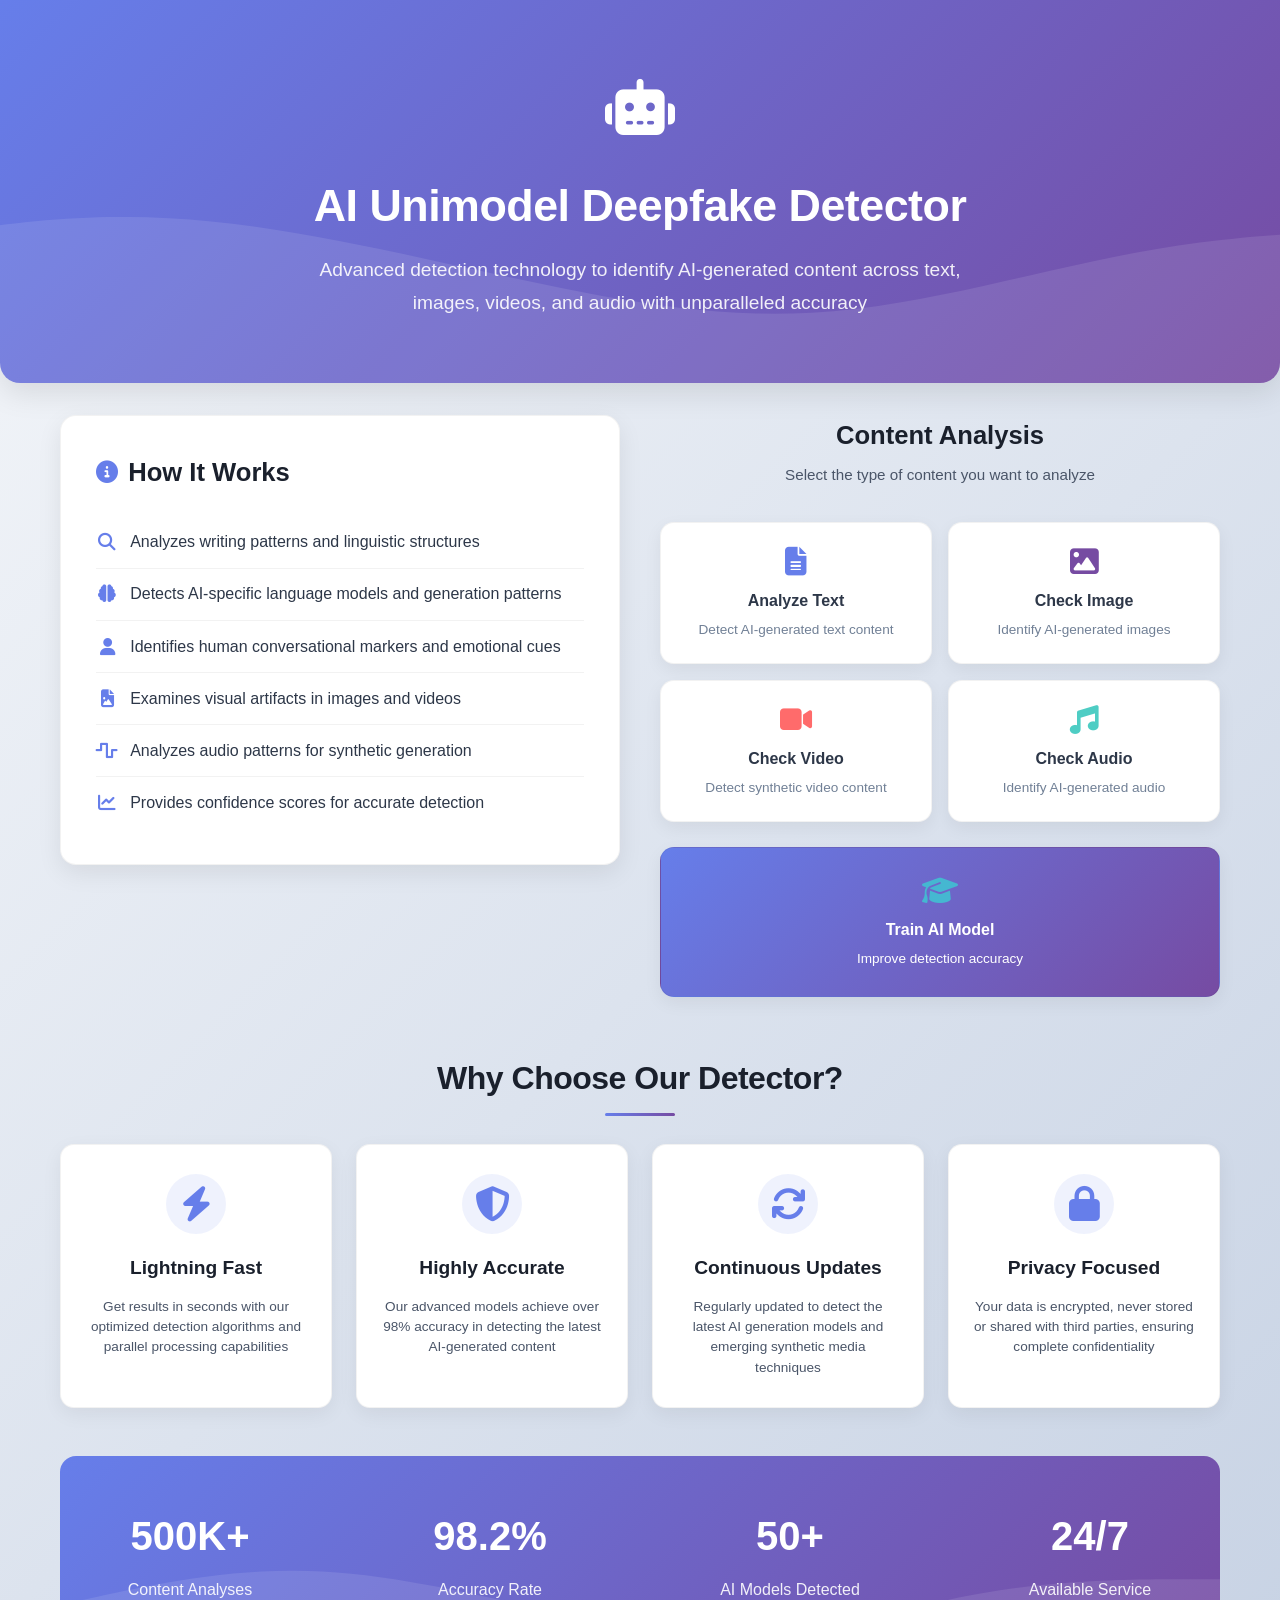
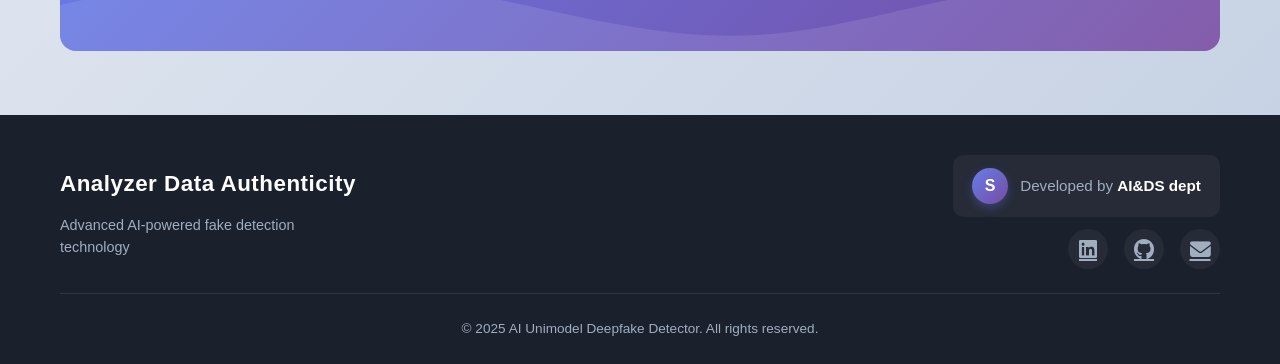
<file: ai_detector_unimodel/templates/index.html>
<!DOCTYPE html>
<html lang="en">
<head>
    <meta charset="UTF-8">
    <meta name="viewport" content="width=device-width, initial-scale=1.0">
    <title>AI Human Detector | Advanced Content Analysis</title>
    <link rel="stylesheet" href="https://cdnjs.cloudflare.com/ajax/libs/font-awesome/6.4.0/css/all.min.css">
    <style>
        /* Base Styles */
        * {
            margin: 0;
            padding: 0;
            box-sizing: border-box;
        }

        body {
            background: linear-gradient(135deg, #f5f7fa 0%, #c3cfe2 100%);
            color: #2d3748;
            font-family: 'Segoe UI', Tahoma, Geneva, Verdana, sans-serif;
            line-height: 1.6;
            min-height: 100vh;
            overflow-x: hidden;
        }

        .container {
            max-width: 1200px;
            margin: 0 auto;
            padding: 0 20px;
        }

        /* Header Styles */
        header {
            background: linear-gradient(135deg, #667eea 0%, #764ba2 100%);
            color: white;
            padding: 4rem 0 2rem;
            text-align: center;
            border-radius: 0 0 20px 20px;
            box-shadow: 0 10px 30px rgba(0,0,0,0.1);
            margin-bottom: 2rem;
            position: relative;
            overflow: hidden;
        }

        header::before {
            content: '';
            position: absolute;
            top: 0;
            left: 0;
            width: 100%;
            height: 100%;
            background: url('data:image/svg+xml,<svg xmlns="http://www.w3.org/2000/svg" viewBox="0 0 1440 320"><path fill="%23ffffff" fill-opacity="0.1" d="M0,224L48,213.3C96,203,192,181,288,181.3C384,181,480,203,576,224C672,245,768,267,864,261.3C960,256,1056,224,1152,208C1248,192,1344,192,1392,192L1440,192L1440,320L1392,320C1344,320,1248,320,1152,320C1056,320,960,320,864,320C768,320,672,320,576,320C480,320,384,320,288,320C192,320,96,320,48,320L0,320Z"></path></svg>');
            background-size: cover;
            background-position: center;
        }

        .header-content {
            position: relative;
            z-index: 1;
        }

        .logo {
            font-size: 3.5rem;
            margin-bottom: 1rem;
            display: inline-block;
            animation: pulse 3s infinite;
        }

        h1 {
            font-size: 2.8rem;
            margin-bottom: 0.8rem;
            font-weight: 800;
            letter-spacing: -0.5px;
        }

        .tagline {
            font-size: 1.2rem;
            max-width: 700px;
            margin: 0 auto 2rem;
            opacity: 0.9;
            font-weight: 400;
            line-height: 1.7;
        }

        /* Main Content */
        .main-content {
            display: grid;
            grid-template-columns: 1fr 1fr;
            gap: 2.5rem;
            margin-bottom: 4rem;
            align-items: start;
        }

        @media (max-width: 968px) {
            .main-content {
                grid-template-columns: 1fr;
                gap: 2rem;
            }
        }

        /* Info Card with Enhanced Animation */
        .info-card {
            background: white;
            border-radius: 16px;
            padding: 2.2rem;
            box-shadow: 0 8px 25px rgba(0, 0, 0, 0.08);
            transition: all 0.4s cubic-bezier(0.175, 0.885, 0.32, 1.275);
            border: 1px solid rgba(0, 0, 0, 0.05);
            position: relative;
            overflow: hidden;
            transform: translateZ(0);
        }

        .info-card::before {
            content: '';
            position: absolute;
            top: 0;
            left: 0;
            width: 100%;
            height: 4px;
            background: linear-gradient(90deg, #667eea, #764ba2);
            transform: scaleX(0);
            transform-origin: left;
            transition: transform 0.4s ease;
        }

        .info-card:hover {
            transform: translateY(-8px) scale(1.01);
            box-shadow: 0 15px 35px rgba(0, 0, 0, 0.15);
        }

        .info-card:hover::before {
            transform: scaleX(1);
        }

        .info-card h2 {
            color: #1a202c;
            margin-bottom: 1.5rem;
            font-size: 1.6rem;
            display: flex;
            align-items: center;
            gap: 10px;
            font-weight: 700;
        }

        .info-card h2 i {
            font-size: 1.4rem;
            color: #667eea;
        }

        .info-card ul {
            list-style: none;
            padding-left: 0;
        }

        .info-card li {
            padding: 0.8rem 0;
            border-bottom: 1px solid rgba(0, 0, 0, 0.05);
            display: flex;
            align-items: center;
            gap: 12px;
            transition: all 0.3s ease;
        }

        .info-card li:hover {
            transform: translateX(8px);
            color: #667eea;
        }

        .info-card li:last-child {
            border-bottom: none;
        }

        .info-card li i {
            color: #667eea;
            font-size: 1.1rem;
            width: 22px;
            text-align: center;
            flex-shrink: 0;
        }

        /* Action Section */
        .action-section {
            display: flex;
            flex-direction: column;
            gap: 1rem;
        }

        .action-header {
            text-align: center;
            margin-bottom: 1.2rem;
        }

        .action-header h2 {
            font-size: 1.6rem;
            color: #1a202c;
            margin-bottom: 0.4rem;
            font-weight: 700;
        }

        .action-header p {
            color: #4a5568;
            font-size: 0.95rem;
        }

        .action-grid {
            display: grid;
            grid-template-columns: 1fr 1fr;
            gap: 1rem;
        }

        @media (max-width: 640px) {
            .action-grid {
                grid-template-columns: 1fr;
            }
        }

        /* Enhanced Button Styles with Premium Animations */
        .analyze-btn {
            background: white;
            color: #2d3748;
            border: none;
            padding: 1.5rem 1.2rem;
            font-size: 1rem;
            border-radius: 14px;
            cursor: pointer;
            transition: all 0.4s cubic-bezier(0.175, 0.885, 0.32, 1.275);
            display: flex;
            flex-direction: column;
            align-items: center;
            justify-content: center;
            gap: 10px;
            box-shadow: 0 6px 18px rgba(0, 0, 0, 0.06);
            font-weight: 600;
            position: relative;
            overflow: hidden;
            text-align: center;
            border: 1px solid rgba(0, 0, 0, 0.05);
            height: 100%;
            transform: translateZ(0);
            will-change: transform, box-shadow;
        }

        .analyze-btn::before {
            content: '';
            position: absolute;
            top: 0;
            left: 0;
            width: 100%;
            height: 3px;
            background: linear-gradient(90deg, #667eea, #764ba2);
            transform: scaleX(0);
            transform-origin: left;
            transition: transform 0.4s cubic-bezier(0.165, 0.84, 0.44, 1);
        }

        .analyze-btn::after {
            content: '';
            position: absolute;
            top: 0;
            left: 0;
            width: 100%;
            height: 100%;
            background: linear-gradient(135deg, rgba(102, 126, 234, 0.05) 0%, rgba(118, 75, 162, 0.05) 100%);
            opacity: 0;
            transition: opacity 0.3s ease;
            z-index: -1;
        }

        /* Hover Effects */
        .analyze-btn:hover {
            transform: translateY(-8px) scale(1.03);
            box-shadow: 0 15px 30px rgba(0, 0, 0, 0.12);
        }

        .analyze-btn:hover::before {
            transform: scaleX(1);
        }

        .analyze-btn:hover::after {
            opacity: 1;
        }

        /* Click Effects */
        .analyze-btn:active {
            transform: translateY(-2px) scale(0.98);
            box-shadow: 0 5px 15px rgba(0, 0, 0, 0.1);
            transition: all 0.1s ease;
        }

        /* Ripple Effect */
        .analyze-btn .ripple {
            position: absolute;
            border-radius: 50%;
            background: rgba(255, 255, 255, 0.6);
            transform: scale(0);
            animation: ripple-animation 0.6s linear;
            pointer-events: none;
        }

        @keyframes ripple-animation {
            to {
                transform: scale(4);
                opacity: 0;
            }
        }

        .btn-icon {
            font-size: 1.8rem;
            margin-bottom: 0.4rem;
            transition: all 0.4s cubic-bezier(0.175, 0.885, 0.32, 1.275);
            position: relative;
            z-index: 1;
        }

        .analyze-btn:hover .btn-icon {
            transform: scale(1.2) rotate(5deg);
        }

        .btn-text {
            font-size: 1rem;
            font-weight: 600;
            transition: all 0.3s ease;
            position: relative;
            z-index: 1;
        }

        .btn-desc {
            font-size: 0.85rem;
            color: #718096;
            font-weight: 400;
            line-height: 1.4;
            transition: all 0.3s ease;
            position: relative;
            z-index: 1;
        }

        .analyze-btn:hover .btn-desc {
            color: #4a5568;
        }

        .analyze-btn:nth-child(1) .btn-icon { color: #667eea; }
        .analyze-btn:nth-child(2) .btn-icon { color: #764ba2; }
        .analyze-btn:nth-child(3) .btn-icon { color: #ff6b6b; }
        .analyze-btn:nth-child(4) .btn-icon { color: #4ecdc4; }
        .analyze-btn:nth-child(5) .btn-icon { color: #45b7d1; }

        .train-btn {
            grid-column: 1 / -1;
            background: linear-gradient(135deg, #667eea, #764ba2);
            color: white;
            margin-top: 0.5rem;
            position: relative;
            overflow: hidden;
        }

        .train-btn::before {
            content: '';
            position: absolute;
            top: 0;
            left: -100%;
            width: 100%;
            height: 100%;
            background: linear-gradient(90deg, transparent, rgba(255, 255, 255, 0.2), transparent);
            transition: left 0.7s ease;
        }

        .train-btn:hover::before {
            left: 100%;
        }

        .train-btn .btn-icon,
        .train-btn .btn-text,
        .train-btn .btn-desc {
            color: white;
        }

        .train-btn:hover .btn-icon {
            transform: scale(1.2) rotate(10deg);
        }

        /* Features Section with Enhanced Animations */
        .features-section {
            margin: 3rem 0;
        }

        .section-title {
            text-align: center;
            margin-bottom: 2.5rem;
            color: #1a202c;
            font-size: 2rem;
            font-weight: 800;
            position: relative;
            letter-spacing: -0.5px;
        }

        .section-title::after {
            content: '';
            position: absolute;
            bottom: -12px;
            left: 50%;
            transform: translateX(-50%);
            width: 70px;
            height: 3px;
            background: linear-gradient(90deg, #667eea, #764ba2);
            border-radius: 2px;
        }

        .features-grid {
            display: grid;
            grid-template-columns: repeat(4, 1fr);
            gap: 1.5rem;
        }

        @media (max-width: 968px) {
            .features-grid {
                grid-template-columns: repeat(2, 1fr);
                gap: 1.2rem;
            }
        }

        @media (max-width: 640px) {
            .features-grid {
                grid-template-columns: 1fr;
                gap: 1rem;
            }
        }

        .feature-card {
            background: white;
            border-radius: 14px;
            padding: 1.8rem 1.5rem;
            text-align: center;
            box-shadow: 0 6px 20px rgba(0, 0, 0, 0.06);
            transition: all 0.4s cubic-bezier(0.175, 0.885, 0.32, 1.275);
            border: 1px solid rgba(0, 0, 0, 0.05);
            position: relative;
            overflow: hidden;
            display: flex;
            flex-direction: column;
            align-items: center;
            transform: translateZ(0);
        }

        .feature-card::before {
            content: '';
            position: absolute;
            top: 0;
            left: 0;
            width: 100%;
            height: 3px;
            background: linear-gradient(90deg, #667eea, #764ba2);
            transform: scaleX(0);
            transform-origin: left;
            transition: transform 0.4s ease;
        }

        .feature-card:hover {
            transform: translateY(-8px) scale(1.03);
            box-shadow: 0 15px 35px rgba(0, 0, 0, 0.12);
        }

        .feature-card:hover::before {
            transform: scaleX(1);
        }

        .feature-icon {
            font-size: 2.2rem;
            margin-bottom: 1.2rem;
            color: #667eea;
            height: 60px;
            width: 60px;
            display: flex;
            align-items: center;
            justify-content: center;
            border-radius: 50%;
            background-color: rgba(102, 126, 234, 0.1);
            transition: all 0.4s ease;
        }

        .feature-card:hover .feature-icon {
            transform: scale(1.1);
            background-color: rgba(102, 126, 234, 0.2);
        }

        .feature-card h3 {
            margin-bottom: 0.8rem;
            color: #1a202c;
            font-size: 1.2rem;
            font-weight: 700;
        }

        .feature-card p {
            color: #4a5568;
            font-size: 0.85rem;
            line-height: 1.5;
        }

        /* Stats Section with Enhanced Animations */
        .stats-section {
            background: linear-gradient(135deg, #667eea 0%, #764ba2 100%);
            color: white;
            padding: 3rem 0;
            border-radius: 16px;
            margin: 3rem 0;
            text-align: center;
            position: relative;
            overflow: hidden;
            transition: all 0.4s ease;
            transform: translateZ(0);
        }

        .stats-section:hover {
            transform: translateY(-5px);
            box-shadow: 0 15px 30px rgba(0, 0, 0, 0.2);
        }

        .stats-section::before {
            content: '';
            position: absolute;
            top: 0;
            left: 0;
            width: 100%;
            height: 100%;
            background: url('data:image/svg+xml,<svg xmlns="http://www.w3.org/2000/svg" viewBox="0 0 1440 320"><path fill="%23ffffff" fill-opacity="0.1" d="M0,224L48,213.3C96,203,192,181,288,181.3C384,181,480,203,576,224C672,245,768,267,864,261.3C960,256,1056,224,1152,208C1248,192,1344,192,1392,192L1440,192L1440,320L1392,320C1344,320,1248,320,1152,320C1056,320,960,320,864,320C768,320,672,320,576,320C480,320,384,320,288,320C192,320,96,320,48,320L0,320Z"></path></svg>');
            background-size: cover;
            background-position: center;
        }

        .stats-grid {
            display: grid;
            grid-template-columns: repeat(auto-fit, minmax(180px, 1fr));
            gap: 2.5rem;
            position: relative;
            z-index: 1;
        }

        .stat-item {
            transition: all 0.3s ease;
        }

        .stat-item:hover {
            transform: translateY(-5px);
        }

        .stat-item h3 {
            font-size: 2.5rem;
            margin-bottom: 0.6rem;
            font-weight: 800;
        }

        .stat-item p {
            opacity: 0.9;
            font-size: 1rem;
            font-weight: 500;
        }

        /* Enhanced Professional Footer */
        footer {
            background: #1a202c;
            color: white;
            padding: 2.5rem 0 1.5rem;
            margin-top: 4rem;
        }

        .footer-content {
            display: flex;
            justify-content: space-between;
            align-items: center;
            margin-bottom: 1.5rem;
        }

        @media (max-width: 768px) {
            .footer-content {
                flex-direction: column;
                gap: 1.5rem;
                text-align: center;
            }
        }

        .brand-section {
            display: flex;
            flex-direction: column;
            gap: 0.8rem;
        }

        .brand-name {
            font-size: 1.4rem;
            font-weight: 700;
            color: white;
            letter-spacing: 0.5px;
        }

        .brand-tagline {
            font-size: 0.9rem;
            color: #a0aec0;
            max-width: 300px;
            line-height: 1.5;
        }

        .developer-section {
            display: flex;
            flex-direction: column;
            align-items: flex-end;
            gap: 0.8rem;
        }

        @media (max-width: 768px) {
            .developer-section {
                align-items: center;
            }
        }

        .developer-info {
            display: flex;
            align-items: center;
            gap: 12px;
            background: rgba(255, 255, 255, 0.05);
            padding: 0.8rem 1.2rem;
            border-radius: 10px;
            transition: all 0.3s ease;
        }

        .developer-info:hover {
            background: rgba(255, 255, 255, 0.1);
            transform: translateY(-2px);
        }

        .developer-logo {
            width: 36px;
            height: 36px;
            background: linear-gradient(135deg, #667eea, #764ba2);
            border-radius: 50%;
            display: flex;
            align-items: center;
            justify-content: center;
            font-weight: bold;
            color: white;
            font-size: 1rem;
            box-shadow: 0 4px 10px rgba(102, 126, 234, 0.3);
        }

        .developer-text {
            font-size: 0.95rem;
            color: #a0aec0;
        }

        .developer-text strong {
            color: white;
            font-weight: 700;
        }

        .social-links {
            display: flex;
            gap: 1rem;
        }

        .social-link {
            color: #a0aec0;
            font-size: 1.3rem;
            transition: all 0.3s ease;
            width: 40px;
            height: 40px;
            display: flex;
            align-items: center;
            justify-content: center;
            border-radius: 50%;
            background: rgba(255, 255, 255, 0.05);
        }

        .social-link:hover {
            color: white;
            transform: translateY(-3px);
            background: rgba(255, 255, 255, 0.1);
        }

        .copyright {
            text-align: center;
            padding-top: 1.5rem;
            border-top: 1px solid #2d3748;
            color: #a0aec0;
            font-size: 0.85rem;
        }

        /* Modal Styles */
        .modal {
            position: fixed;
            z-index: 1000;
            left: 0;
            top: 0;
            width: 100%;
            height: 100%;
            background-color: rgba(0,0,0,0.5);
            display: flex;
            align-items: center;
            justify-content: center;
            opacity: 0;
            visibility: hidden;
            transition: all 0.3s ease;
        }

        .modal.active {
            opacity: 1;
            visibility: visible;
        }

        .modal-content {
            background: white;
            padding: 2.5rem;
            border-radius: 16px;
            width: 90%;
            max-width: 480px;
            text-align: center;
            box-shadow: 0 12px 35px rgba(0, 0, 0, 0.2);
            transform: translateY(-20px) scale(0.95);
            transition: all 0.3s ease;
            position: relative;
        }

        .modal.active .modal-content {
            transform: translateY(0) scale(1);
        }

        .close {
            color: #a0aec0;
            position: absolute;
            top: 18px;
            right: 22px;
            font-size: 24px;
            font-weight: bold;
            cursor: pointer;
            line-height: 1;
            transition: all 0.2s ease;
        }

        .close:hover {
            color: #2d3748;
            transform: scale(1.1);
        }

        .training-options {
            display: grid;
            grid-template-columns: 1fr 1fr;
            gap: 12px;
            margin-top: 20px;
        }

        @media (max-width: 480px) {
            .training-options {
                grid-template-columns: 1fr;
            }
        }

        .training-option-btn {
            background: linear-gradient(135deg, #667eea, #764ba2);
            color: white;
            border: none;
            padding: 1.1rem;
            font-size: 0.9rem;
            border-radius: 10px;
            cursor: pointer;
            transition: all 0.3s ease;
            display: flex;
            flex-direction: column;
            align-items: center;
            justify-content: center;
            gap: 6px;
            box-shadow: 0 6px 18px rgba(0, 0, 0, 0.1);
            position: relative;
            overflow: hidden;
        }

        .training-option-btn::before {
            content: '';
            position: absolute;
            top: 0;
            left: -100%;
            width: 100%;
            height: 100%;
            background: linear-gradient(90deg, transparent, rgba(255, 255, 255, 0.2), transparent);
            transition: left 0.7s ease;
        }

        .training-option-btn:hover::before {
            left: 100%;
        }

        .training-option-btn:hover {
            transform: translateY(-5px);
            box-shadow: 0 10px 22px rgba(0, 0, 0, 0.15);
        }

        /* Animations */
        @keyframes pulse {
            0% { transform: scale(1); }
            50% { transform: scale(1.05); }
            100% { transform: scale(1); }
        }

        @keyframes fadeIn {
            from { opacity: 0; transform: translateY(20px); }
            to { opacity: 1; transform: translateY(0); }
        }

        @keyframes slideInLeft {
            from { opacity: 0; transform: translateX(-40px); }
            to { opacity: 1; transform: translateX(0); }
        }

        @keyframes slideInRight {
            from { opacity: 0; transform: translateX(40px); }
            to { opacity: 1; transform: translateX(0); }
        }

        .fade-in {
            animation: fadeIn 0.8s ease-out forwards;
            opacity: 0;
        }

        .slide-in-left {
            animation: slideInLeft 0.7s ease-out forwards;
            opacity: 0;
        }

        .slide-in-right {
            animation: slideInRight 0.7s ease-out forwards;
            opacity: 0;
        }

        .delay-1 { animation-delay: 0.2s; }
        .delay-2 { animation-delay: 0.4s; }
        .delay-3 { animation-delay: 0.6s; }
        .delay-4 { animation-delay: 0.8s; }

        /* Responsive Adjustments */
        @media (max-width: 768px) {
            h1 {
                font-size: 2.2rem;
            }
            
            .tagline {
                font-size: 1rem;
            }
            
            .logo {
                font-size: 3rem;
            }
            
            .info-card, .feature-card {
                padding: 1.8rem 1.5rem;
            }
            
            .section-title {
                font-size: 1.8rem;
            }
            
            .main-content {
                gap: 1.8rem;
            }
        }

        @media (max-width: 480px) {
            h1 {
                font-size: 2rem;
            }
            
            .tagline {
                font-size: 0.95rem;
            }
            
            .logo {
                font-size: 2.5rem;
            }
            
            .section-title {
                font-size: 1.6rem;
            }
            
            .info-card, .feature-card {
                padding: 1.5rem 1.2rem;
            }
        }
    </style>
</head>
<body>
    <header class="fade-in">
        <div class="container">
            <div class="header-content">
                <div class="logo">
                    <i class="fas fa-robot"></i>
                </div>
                <h1>AI Unimodel Deepfake Detector</h1>
                <p class="tagline">Advanced detection technology to identify AI-generated content across text, images, videos, and audio with unparalleled accuracy</p>
            </div>
        </div>
    </header>

    <div class="container">
        <div class="main-content">
            <div class="info-card slide-in-left">
                <h2><i class="fas fa-info-circle"></i> How It Works</h2>
                <ul>
                    <li><i class="fas fa-search"></i> Analyzes writing patterns and linguistic structures</li>
                    <li><i class="fas fa-brain"></i> Detects AI-specific language models and generation patterns</li>
                    <li><i class="fas fa-user"></i> Identifies human conversational markers and emotional cues</li>
                    <li><i class="fas fa-file-image"></i> Examines visual artifacts in images and videos</li>
                    <li><i class="fas fa-wave-square"></i> Analyzes audio patterns for synthetic generation</li>
                    <li><i class="fas fa-chart-line"></i> Provides confidence scores for accurate detection</li>
                </ul>
            </div>
            
            <div class="action-section slide-in-right">
                <div class="action-header">
                    <h2>Content Analysis</h2>
                    <p>Select the type of content you want to analyze</p>
                </div>
                
                <div class="action-grid">
                    <button onclick="startAnalysis()" class="analyze-btn fade-in delay-1">
                        <i class="fas fa-file-alt btn-icon"></i> 
                        <div class="btn-text">Analyze Text</div>
                        <div class="btn-desc">Detect AI-generated text content</div>
                    </button>
                    <button onclick="checkImage()" class="analyze-btn fade-in delay-2">
                        <i class="fas fa-image btn-icon"></i>
                        <div class="btn-text">Check Image</div>
                        <div class="btn-desc">Identify AI-generated images</div>
                    </button>
                    <button onclick="checkVideo()" class="analyze-btn fade-in delay-3">
                        <i class="fas fa-video btn-icon"></i>
                        <div class="btn-text">Check Video</div>
                        <div class="btn-desc">Detect synthetic video content</div>
                    </button>
                    <button onclick="checkAudio()" class="analyze-btn fade-in delay-4">
                        <i class="fas fa-music btn-icon"></i>
                        <div class="btn-text">Check Audio</div>
                        <div class="btn-desc">Identify AI-generated audio</div>
                    </button>
                    <button onclick="showTrainingOptions()" class="analyze-btn train-btn fade-in">
                        <i class="fas fa-graduation-cap btn-icon"></i>
                        <div class="btn-text">Train AI Model</div>
                        <div class="btn-desc">Improve detection accuracy</div>
                    </button>
                </div>
            </div>
        </div>

        <div class="features-section">
            <h2 class="section-title">Why Choose Our Detector?</h2>
            <div class="features-grid">
                <div class="feature-card fade-in">
                    <div class="feature-icon">
                        <i class="fas fa-bolt"></i>
                    </div>
                    <h3>Lightning Fast</h3>
                    <p>Get results in seconds with our optimized detection algorithms and parallel processing capabilities</p>
                </div>
                <div class="feature-card fade-in delay-1">
                    <div class="feature-icon">
                        <i class="fas fa-shield-alt"></i>
                    </div>
                    <h3>Highly Accurate</h3>
                    <p>Our advanced models achieve over 98% accuracy in detecting the latest AI-generated content</p>
                </div>
                <div class="feature-card fade-in delay-2">
                    <div class="feature-icon">
                        <i class="fas fa-sync"></i>
                    </div>
                    <h3>Continuous Updates</h3>
                    <p>Regularly updated to detect the latest AI generation models and emerging synthetic media techniques</p>
                </div>
                <div class="feature-card fade-in delay-3">
                    <div class="feature-icon">
                        <i class="fas fa-lock"></i>
                    </div>
                    <h3>Privacy Focused</h3>
                    <p>Your data is encrypted, never stored or shared with third parties, ensuring complete confidentiality</p>
                </div>
            </div>
        </div>

        <div class="stats-section">
            <div class="stats-grid">
                <div class="stat-item fade-in">
                    <h3>500K+</h3>
                    <p>Content Analyses</p>
                </div>
                <div class="stat-item fade-in delay-1">
                    <h3>98.2%</h3>
                    <p>Accuracy Rate</p>
                </div>
                <div class="stat-item fade-in delay-2">
                    <h3>50+</h3>
                    <p>AI Models Detected</p>
                </div>
                <div class="stat-item fade-in delay-3">
                    <h3>24/7</h3>
                    <p>Available Service</p>
                </div>
            </div>
        </div>
    </div>

    <!-- Training Options Modal -->
    <div id="trainingModal" class="modal">
        <div class="modal-content">
            <span class="close" onclick="closeTrainingModal()">&times;</span>
            <h2>Choose Training Type</h2>
            <p>Select the type of model you want to train for improved detection accuracy</p>
            <div class="training-options">
                <button onclick="trainImageModel()" class="training-option-btn">
                    <i class="fas fa-image"></i> 
                    <span>Image Model</span>
                </button>
                <button onclick="trainVideoModel()" class="training-option-btn">
                    <i class="fas fa-video"></i> 
                    <span>Video Model</span>
                </button>
                <button onclick="trainAudioModel()" class="training-option-btn">
                    <i class="fas fa-music"></i> 
                    <span>Audio Model</span>
                </button>
                <button onclick="trainTextModel()" class="training-option-btn">
                    <i class="fas fa-keyboard"></i> 
                    <span>Text Model</span>
                </button>
            </div>
        </div>
    </div>

    <footer>
    <div class="container">
        <div class="footer-content">
            <div class="brand-section">
                <div class="brand-name">Analyzer Data Authenticity</div>
                <div class="brand-tagline">Advanced AI-powered fake detection technology</div>
            </div>
            <div class="developer-section">
                <div class="developer-info">
                    <div class="developer-logo">S</div>
                    <div class="developer-text">Developed by <strong>AI&DS dept</strong></div>
                </div>
                <div class="social-links">
                    <a href="https://www.linkedin.com/in/sumaiya-naseer-husen-sarwad-73baa8288/" class="social-link"><i class="fab fa-linkedin"></i></a>
                    <a href="https://github.com/SumaiyaSarwad" class="social-link"><i class="fab fa-github"></i></a>
                   <a href="https://mail.google.com/mail/?view=cm&fs=1&to=sumaiyansarwad06@gmail.com" 
   target="_blank" 
   class="social-link">
   <i class="fas fa-envelope"></i>
</a>


                </div>
            </div>
        </div>
        <div class="copyright">
            <p>&copy; 2025 AI Unimodel Deepfake Detector. All rights reserved.</p>
        </div>
    </div>
</footer>

    <script>
        // Your existing JavaScript functions
        function startAnalysis() {
            window.location.href = '/analyze';
        }
        
        function checkImage() {
            window.location.href = '/image-check';
        }
        
        function checkVideo() {
            window.location.href = '/video-check';
        }
        
        function checkAudio() {
            window.location.href = '/audio-check';
        }
        
        function showTrainingOptions() {
            document.getElementById('trainingModal').classList.add('active');
        }
        
        function closeTrainingModal() {
            document.getElementById('trainingModal').classList.remove('active');
        }
        
        function trainImageModel() {
            window.location.href = '/train-model';
        }
        
        function trainVideoModel() {
            window.location.href = '/train-video-model';
        }
        
        function trainAudioModel() {
            window.location.href = '/train-audio-model';
        }
        
        function trainTextModel() {
            window.location.href = '/train-text-model';
        }

        // Close modal when clicking outside of it
        window.onclick = function(event) {
            const modal = document.getElementById('trainingModal');
            if (event.target === modal) {
                closeTrainingModal();
            }
        }

        // Add animation to elements when they come into view
        document.addEventListener('DOMContentLoaded', function() {
            const animatedElements = document.querySelectorAll('.fade-in, .slide-in-left, .slide-in-right');
            
            const observer = new IntersectionObserver((entries) => {
                entries.forEach(entry => {
                    if (entry.isIntersecting) {
                        entry.target.style.animationPlayState = 'running';
                        observer.unobserve(entry.target);
                    }
                });
            }, { threshold: 0.1 });
            
            animatedElements.forEach(element => {
                // Set animation to paused initially
                element.style.animationPlayState = 'paused';
                observer.observe(element);
            });
            
            // Add ripple effect to buttons
            const buttons = document.querySelectorAll('.analyze-btn, .training-option-btn');
            buttons.forEach(button => {
                button.addEventListener('click', function(e) {
                    const ripple = document.createElement('span');
                    const rect = button.getBoundingClientRect();
                    const size = Math.max(rect.width, rect.height);
                    const x = e.clientX - rect.left - size / 2;
                    const y = e.clientY - rect.top - size / 2;
                    
                    ripple.style.width = ripple.style.height = size + 'px';
                    ripple.style.left = x + 'px';
                    ripple.style.top = y + 'px';
                    ripple.classList.add('ripple');
                    
                    this.appendChild(ripple);
                    
                    setTimeout(() => {
                        ripple.remove();
                    }, 600);
                });
            });
        });
    </script>
</body>
</html>
</file>
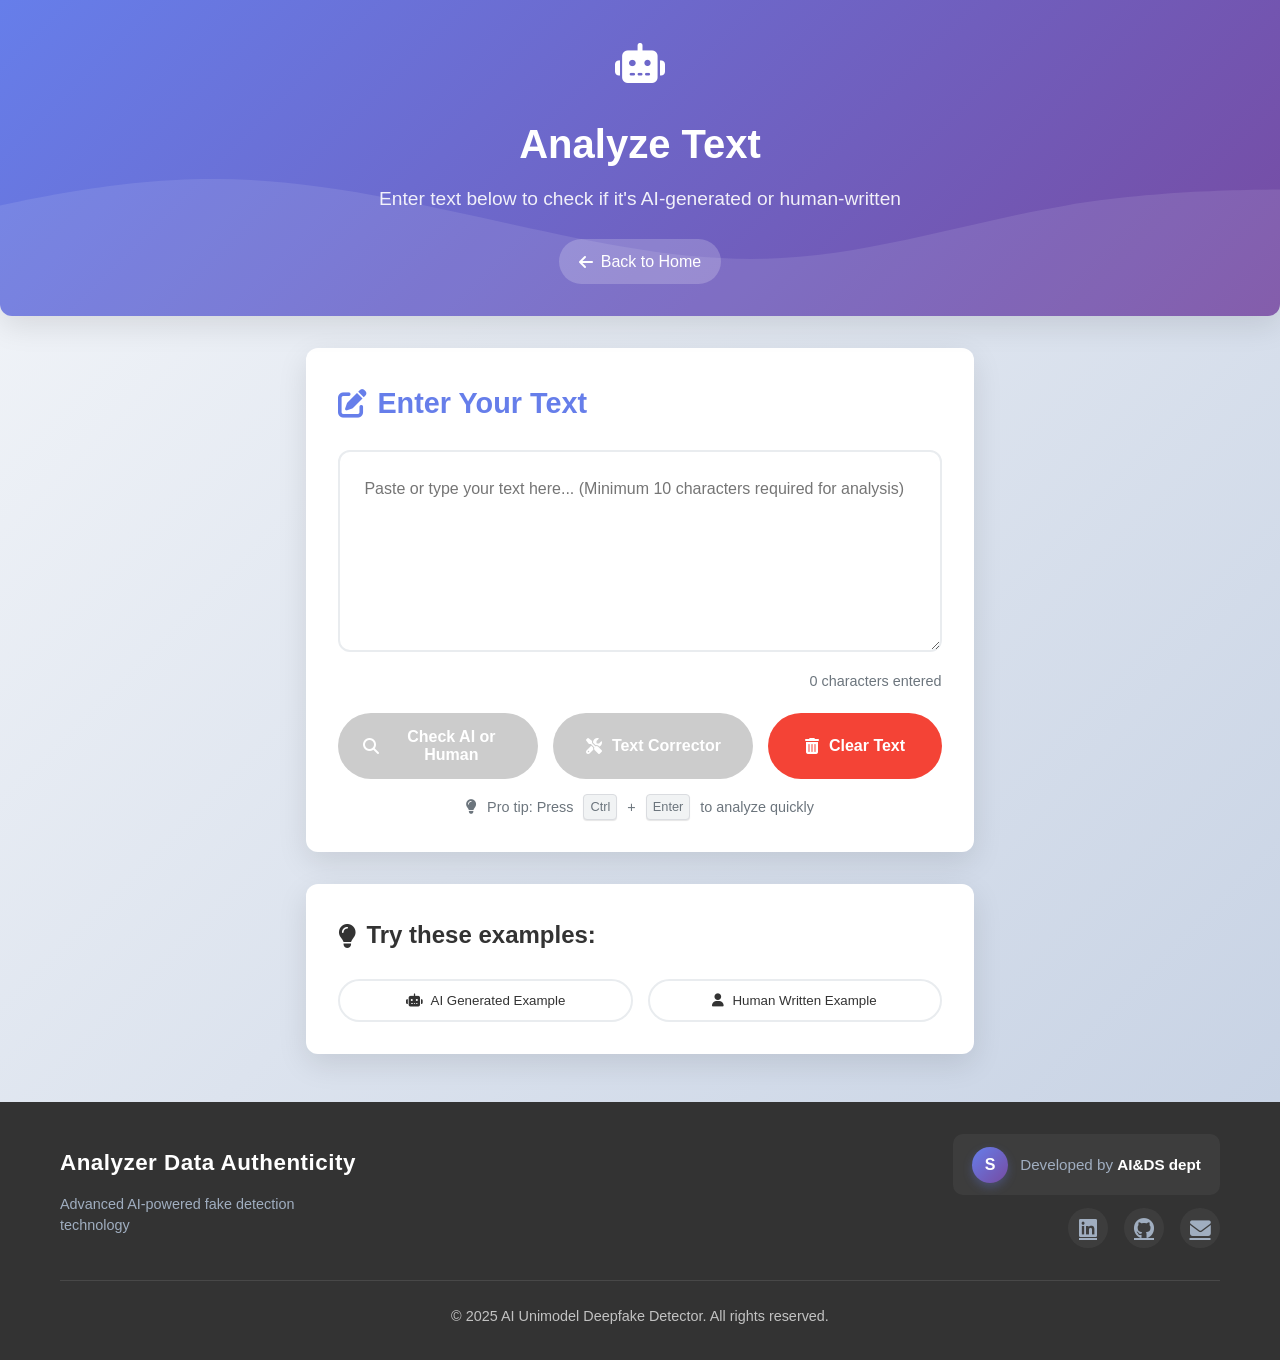
<file: ai_detector_unimodel/templates/analyze.html>
<!DOCTYPE html>
<html lang="en">
<head>
    <meta charset="UTF-8">
    <meta name="viewport" content="width=device-width, initial-scale=1.0">
    <title>Analyze Text - AI Human Detector</title>
    <link rel="stylesheet" href="https://cdnjs.cloudflare.com/ajax/libs/font-awesome/6.4.0/css/all.min.css">
    <style>
        :root {
            --primary: #667eea;
            --primary-dark: #5a6fd8;
            --secondary: #764ba2;
            --accent: #ff6b6b;
            --accent-dark: #e55c5c;
            --purple: #9c27b0;
            --orange: #ff9800;
            --green: #4CAF50;
            --red: #f44336;
            --dark: #333;
            --light: #f8f9fa;
            --gray: #6c757d;
            --border-radius: 12px;
            --shadow: 0 10px 30px rgba(0,0,0,0.1);
            --transition: all 0.3s ease;
        }
        /* Enhanced Professional Footer */
footer {
    background: #1a202c;
    color: white;
    padding: 2.5rem 0 1.5rem;
    margin-top: 4rem;
}

.footer-content {
    display: flex;
    justify-content: space-between;
    align-items: center;
    margin-bottom: 1.5rem;
}

@media (max-width: 768px) {
    .footer-content {
        flex-direction: column;
        gap: 1.5rem;
        text-align: center;
    }
}

.brand-section {
    display: flex;
    flex-direction: column;
    gap: 0.8rem;
}

.brand-name {
    font-size: 1.4rem;
    font-weight: 700;
    color: white;
    letter-spacing: 0.5px;
}

.brand-tagline {
    font-size: 0.9rem;
    color: #a0aec0;
    max-width: 300px;
    line-height: 1.5;
}

.developer-section {
    display: flex;
    flex-direction: column;
    align-items: flex-end;
    gap: 0.8rem;
}

@media (max-width: 768px) {
    .developer-section {
        align-items: center;
    }
}

.developer-info {
    display: flex;
    align-items: center;
    gap: 12px;
    background: rgba(255, 255, 255, 0.05);
    padding: 0.8rem 1.2rem;
    border-radius: 10px;
    transition: all 0.3s ease;
}

.developer-info:hover {
    background: rgba(255, 255, 255, 0.1);
    transform: translateY(-2px);
}

.developer-logo {
    width: 36px;
    height: 36px;
    background: linear-gradient(135deg, #667eea, #764ba2);
    border-radius: 50%;
    display: flex;
    align-items: center;
    justify-content: center;
    font-weight: bold;
    color: white;
    font-size: 1rem;
    box-shadow: 0 4px 10px rgba(102, 126, 234, 0.3);
}

.developer-text {
    font-size: 0.95rem;
    color: #a0aec0;
}

.developer-text strong {
    color: white;
    font-weight: 700;
}

.social-links {
    display: flex;
    gap: 1rem;
}

.social-link {
    color: #a0aec0;
    font-size: 1.3rem;
    transition: all 0.3s ease;
    width: 40px;
    height: 40px;
    display: flex;
    align-items: center;
    justify-content: center;
    border-radius: 50%;
    background: rgba(255, 255, 255, 0.05);
}

.social-link:hover {
    color: white;
    transform: translateY(-3px);
    background: rgba(255, 255, 255, 0.1);
}

.copyright {
    text-align: center;
    padding-top: 1.5rem;
    border-top: 1px solid #2d3748;
    color: #a0aec0;
    font-size: 0.85rem;
}

        * {
            margin: 0;
            padding: 0;
            box-sizing: border-box;
            font-family: 'Segoe UI', Tahoma, Geneva, Verdana, sans-serif;
        }

        body {
            background: linear-gradient(135deg, #f5f7fa 0%, #c3cfe2 100%);
            color: var(--dark);
            line-height: 1.6;
            min-height: 100vh;
            display: flex;
            flex-direction: column;
        }

        .container {
            max-width: 1200px;
            margin: 0 auto;
            padding: 0 20px;
            flex: 1;
        }

        /* Header Styles */
        header {
            background: linear-gradient(135deg, var(--primary) 0%, var(--secondary) 100%);
            color: white;
            padding: 2rem 0;
            text-align: center;
            border-radius: 0 0 var(--border-radius) var(--border-radius);
            box-shadow: var(--shadow);
            margin-bottom: 2rem;
            position: relative;
            overflow: hidden;
        }

        header::before {
            content: '';
            position: absolute;
            top: 0;
            left: 0;
            width: 100%;
            height: 100%;
            background: url('data:image/svg+xml,<svg xmlns="http://www.w3.org/2000/svg" viewBox="0 0 1440 320"><path fill="%23ffffff" fill-opacity="0.1" d="M0,224L48,213.3C96,203,192,181,288,181.3C384,181,480,203,576,224C672,245,768,267,864,261.3C960,256,1056,224,1152,208C1248,192,1344,192,1392,192L1440,192L1440,320L1392,320C1344,320,1248,320,1152,320C1056,320,960,320,864,320C768,320,672,320,576,320C480,320,384,320,288,320C192,320,96,320,48,320L0,320Z"></path></svg>');
            background-size: cover;
            background-position: center;
        }

        .header-content {
            position: relative;
            z-index: 1;
        }

        .logo {
            font-size: 2.5rem;
            margin-bottom: 1rem;
            display: inline-block;
            animation: pulse 2s infinite;
        }

        h1 {
            font-size: 2.5rem;
            margin-bottom: 0.5rem;
            font-weight: 700;
        }

        .tagline {
            font-size: 1.2rem;
            opacity: 0.9;
            max-width: 600px;
            margin: 0 auto 1.5rem;
        }

        .back-btn {
            display: inline-flex;
            align-items: center;
            gap: 8px;
            background: rgba(255, 255, 255, 0.2);
            color: white;
            text-decoration: none;
            padding: 10px 20px;
            border-radius: 50px;
            transition: var(--transition);
            font-weight: 500;
        }

        .back-btn:hover {
            background: rgba(255, 255, 255, 0.3);
            transform: translateX(-5px);
        }

        /* Main Content */
        .analysis-container {
            display: grid;
            grid-template-columns: 1fr;
            gap: 2rem;
            margin-bottom: 3rem;
        }

        .input-section {
            background: white;
            border-radius: var(--border-radius);
            padding: 2rem;
            box-shadow: var(--shadow);
            transition: var(--transition);
        }

        .input-section:hover {
            transform: translateY(-5px);
            box-shadow: 0 15px 40px rgba(0,0,0,0.15);
        }

        .input-section h2 {
            color: var(--primary);
            margin-bottom: 1.5rem;
            font-size: 1.8rem;
            display: flex;
            align-items: center;
            gap: 10px;
        }

        textarea {
            width: 100%;
            padding: 1.5rem;
            border: 2px solid #e9ecef;
            border-radius: var(--border-radius);
            font-size: 1rem;
            resize: vertical;
            min-height: 200px;
            transition: var(--transition);
            line-height: 1.6;
        }

        textarea:focus {
            outline: none;
            border-color: var(--primary);
            box-shadow: 0 0 0 3px rgba(102, 126, 234, 0.1);
        }

        .char-count {
            text-align: right;
            margin-top: 10px;
            color: var(--gray);
            font-size: 0.9rem;
        }

        .button-group {
            display: flex;
            gap: 15px;
            margin-top: 20px;
            flex-wrap: wrap;
        }

        .analyze-btn {
            background: var(--primary);
            color: white;
            border: none;
            padding: 15px 25px;
            font-size: 1rem;
            border-radius: 50px;
            cursor: pointer;
            transition: var(--transition);
            display: flex;
            align-items: center;
            justify-content: center;
            gap: 10px;
            font-weight: 600;
            flex: 1;
            min-width: 200px;
        }

        .analyze-btn:hover {
            background: var(--primary-dark);
            transform: translateY(-3px);
            box-shadow: 0 8px 20px rgba(0,0,0,0.2);
        }

        .analyze-btn:disabled {
            background: #cccccc;
            cursor: not-allowed;
            transform: none;
            box-shadow: none;
        }

        .correct-btn {
            background: var(--orange);
            color: white;
            border: none;
            padding: 15px 25px;
            border-radius: 50px;
            cursor: pointer;
            font-size: 1rem;
            transition: var(--transition);
            display: flex;
            align-items: center;
            justify-content: center;
            gap: 10px;
            font-weight: 600;
            flex: 1;
            min-width: 200px;
        }

        .correct-btn:hover {
            background: #f57c00;
            transform: translateY(-3px);
            box-shadow: 0 8px 20px rgba(0,0,0,0.2);
        }

        .correct-btn:disabled {
            background: #cccccc;
            cursor: not-allowed;
            transform: none;
            box-shadow: none;
        }

        .clear-btn {
            background: var(--red);
            color: white;
            border: none;
            padding: 15px 25px;
            border-radius: 50px;
            cursor: pointer;
            font-size: 1rem;
            transition: var(--transition);
            display: flex;
            align-items: center;
            justify-content: center;
            gap: 10px;
            font-weight: 600;
            flex: 1;
            min-width: 150px;
        }

        .clear-btn:hover {
            background: #d32f2f;
            transform: translateY(-3px);
            box-shadow: 0 8px 20px rgba(0,0,0,0.2);
        }

        .shortcut-hint {
            color: var(--gray);
            font-size: 0.9rem;
            margin-top: 15px;
            text-align: center;
            display: flex;
            align-items: center;
            justify-content: center;
            gap: 10px;
        }

        kbd {
            background: #f1f3f4;
            border: 1px solid #dadce0;
            border-radius: 4px;
            padding: 2px 6px;
            font-size: 0.8rem;
            box-shadow: 0 1px 1px rgba(0,0,0,0.1);
        }

        /* Results Section */
        .result-section {
            background: white;
            border-radius: var(--border-radius);
            padding: 2rem;
            box-shadow: var(--shadow);
            transition: var(--transition);
            display: none;
        }

        .result-section.active {
            display: block;
            animation: fadeIn 0.5s ease-out;
        }

        .result-header {
            margin-bottom: 1.5rem;
            border-bottom: 2px solid #f1f3f4;
            padding-bottom: 1rem;
        }

        .result-header h2 {
            color: var(--dark);
            font-size: 1.8rem;
            display: flex;
            align-items: center;
            gap: 10px;
        }

        .result-content {
            display: flex;
            flex-direction: column;
            align-items: center;
            text-align: center;
        }

        .result-card {
            width: 100%;
            max-width: 600px;
            padding: 2rem;
            border-radius: var(--border-radius);
            box-shadow: 0 5px 15px rgba(0,0,0,0.05);
            border-left: 5px solid var(--primary);
        }

        .ai-result {
            border-left-color: var(--red);
        }

        .human-result {
            border-left-color: var(--green);
        }

        .result-icon {
            font-size: 4rem;
            margin-bottom: 1.5rem;
        }

        .result-title {
            font-size: 2rem;
            font-weight: 700;
            margin-bottom: 1.5rem;
        }

        .details-list {
            list-style: none;
            padding: 0;
            margin: 20px 0 0 0;
            text-align: left;
            width: 100%;
        }

        .details-list li {
            padding: 12px 0;
            border-bottom: 1px solid #eee;
            display: flex;
            align-items: center;
            color: #555;
        }

        .details-list li:before {
            content: "•";
            color: var(--primary);
            font-weight: bold;
            margin-right: 10px;
            font-size: 1.2rem;
        }

        .ai-dot:before { color: var(--red) !important; }
        .human-dot:before { color: var(--green) !important; }

        /* Correction Section */
        .correction-section {
            background: white;
            border-radius: var(--border-radius);
            padding: 2rem;
            box-shadow: var(--shadow);
            transition: var(--transition);
            display: none;
            border-left: 5px solid var(--orange);
        }

        .correction-section.active {
            display: block;
            animation: fadeIn 0.5s ease-out;
        }

        .correction-section h3 {
            color: var(--dark);
            margin-bottom: 1.5rem;
            font-size: 1.5rem;
            display: flex;
            align-items: center;
            gap: 10px;
        }

        .correction-card {
            background: #f8f9fa;
            padding: 1.5rem;
            border-radius: var(--border-radius);
            border: 1px solid #e9ecef;
            margin-top: 15px;
        }

        .correction-card h4 {
            margin-bottom: 10px;
            color: var(--dark);
        }

        .copy-btn {
            background: var(--primary);
            color: white;
            border: none;
            padding: 12px 24px;
            border-radius: 50px;
            cursor: pointer;
            margin-top: 15px;
            transition: var(--transition);
            display: flex;
            align-items: center;
            justify-content: center;
            gap: 8px;
            font-weight: 600;
        }

        .copy-btn:hover {
            background: var(--primary-dark);
            transform: translateY(-2px);
            box-shadow: 0 5px 15px rgba(0,0,0,0.1);
        }

        /* Loading States */
        .loading {
            display: none;
            flex-direction: column;
            align-items: center;
            justify-content: center;
            padding: 3rem;
            text-align: center;
        }

        .loading.active {
            display: flex;
            animation: fadeIn 0.3s ease-out;
        }

        .spinner {
            width: 50px;
            height: 50px;
            border: 5px solid #f3f3f3;
            border-top: 5px solid var(--primary);
            border-radius: 50%;
            animation: spin 1s linear infinite;
            margin-bottom: 1.5rem;
        }

        .loading p {
            color: var(--gray);
            font-size: 1.1rem;
        }

        /* Error Section */
        .error-section {
            background: #ffeaea;
            border: 1px solid #f8d7da;
            color: #721c24;
            padding: 1.5rem;
            border-radius: var(--border-radius);
            display: none;
            align-items: center;
            gap: 15px;
        }

        .error-section.active {
            display: flex;
            animation: fadeIn 0.3s ease-out;
        }

        /* Examples Section */
        .examples-section {
            background: white;
            border-radius: var(--border-radius);
            padding: 2rem;
            box-shadow: var(--shadow);
            transition: var(--transition);
        }

        .examples-section h3 {
            color: var(--dark);
            margin-bottom: 1.5rem;
            font-size: 1.5rem;
            display: flex;
            align-items: center;
            gap: 10px;
        }

        .example-buttons {
            display: flex;
            gap: 15px;
            flex-wrap: wrap;
        }

        .example-btn {
            background: white;
            color: var(--dark);
            border: 2px solid #e9ecef;
            padding: 12px 20px;
            border-radius: 50px;
            cursor: pointer;
            transition: var(--transition);
            display: flex;
            align-items: center;
            justify-content: center;
            gap: 8px;
            font-weight: 500;
            flex: 1;
            min-width: 200px;
        }

        .example-btn:hover {
            transform: translateY(-3px);
            box-shadow: 0 5px 15px rgba(0,0,0,0.1);
        }

        .ai-example:hover {
            border-color: var(--red);
            color: var(--red);
        }

        .human-example:hover {
            border-color: var(--green);
            color: var(--green);
        }

        /* Footer */
        footer {
            background: var(--dark);
            color: white;
            padding: 2rem 0;
            margin-top: auto;
        }

        .footer-content {
            display: grid;
            grid-template-columns: repeat(auto-fit, minmax(200px, 1fr));
            gap: 2rem;
            margin-bottom: 2rem;
        }

        .footer-column h3 {
            margin-bottom: 1.2rem;
            font-size: 1.2rem;
            color: var(--light);
        }

        .footer-column ul {
            list-style: none;
        }

        .footer-column li {
            margin-bottom: 0.8rem;
        }

        .footer-column a {
            color: rgba(255,255,255,0.7);
            text-decoration: none;
            transition: var(--transition);
        }

        .footer-column a:hover {
            color: white;
        }

        .copyright {
            text-align: center;
            padding-top: 1.5rem;
            border-top: 1px solid rgba(255,255,255,0.1);
            color: rgba(255,255,255,0.7);
            font-size: 0.9rem;
        }

        /* Animations */
        @keyframes pulse {
            0% { transform: scale(1); }
            50% { transform: scale(1.05); }
            100% { transform: scale(1); }
        }

        @keyframes fadeIn {
            from { opacity: 0; transform: translateY(20px); }
            to { opacity: 1; transform: translateY(0); }
        }

        @keyframes spin {
            0% { transform: rotate(0deg); }
            100% { transform: rotate(360deg); }
        }

        /* Responsive Design */
        @media (max-width: 768px) {
            .button-group, .example-buttons {
                flex-direction: column;
            }
            
            .analyze-btn, .correct-btn, .clear-btn, .example-btn {
                min-width: 100%;
            }
            
            h1 {
                font-size: 2rem;
            }
        }
    </style>
</head>
<body>
    <header class="fade-in">
        <div class="container">
            <div class="header-content">
                <div class="logo">
                    <i class="fas fa-robot"></i>
                </div>
                <h1>Analyze Text</h1>
                <p class="tagline">Enter text below to check if it's AI-generated or human-written</p>
                <a href="/" class="back-btn">
                    <i class="fas fa-arrow-left"></i> Back to Home
                </a>
            </div>
        </div>
    </header>

    <div class="container">
        <div class="analysis-container">
            <div class="input-section fade-in">
                <h2><i class="fas fa-edit"></i> Enter Your Text</h2>
                <textarea 
                    id="textInput" 
                    placeholder="Paste or type your text here... (Minimum 10 characters required for analysis)"
                    rows="6"
                ></textarea>
                <div class="char-count">
                    <span id="charCount">0</span> characters entered
                </div>
                
                <div class="button-group">
                    <button id="analyzeBtn" onclick="analyzeText()" class="analyze-btn" disabled>
                        <i class="fas fa-search"></i> Check AI or Human
                    </button>
                    <button id="correctBtn" onclick="correctText()" class="correct-btn" disabled>
                        <i class="fas fa-tools"></i> Text Corrector
                    </button>
                    <button onclick="clearText()" class="clear-btn">
                        <i class="fas fa-trash-alt"></i> Clear Text
                    </button>
                </div>
                
                <div class="shortcut-hint">
                    <i class="fas fa-lightbulb"></i> Pro tip: Press <kbd>Ctrl</kbd> + <kbd>Enter</kbd> to analyze quickly
                </div>
            </div>
            
            <!-- AI Detection Results -->
            <div id="resultSection" class="result-section">
                <div class="result-header">
                    <h2><i class="fas fa-chart-bar"></i> Analysis Result</h2>
                </div>
                <div id="resultContent" class="result-content">
                    <!-- Results will be displayed here -->
                </div>
            </div>
            
            <!-- Text Correction Results -->
            <div id="correctionSection" class="correction-section">
                <h3><i class="fas fa-edit"></i> Text Correction Results</h3>
                <div id="correctionContent" class="correction-card">
                    <!-- Corrected text will be displayed here -->
                </div>
            </div>
            
            <div id="loading" class="loading">
                <div class="spinner"></div>
                <p>Analyzing text with advanced detection algorithms...</p>
            </div>
            
            <div id="correctionLoading" class="loading">
                <div class="spinner"></div>
                <p>Correcting text grammar and spelling...</p>
            </div>
            
            <div id="errorSection" class="error-section">
                <!-- Errors will be displayed here -->
            </div>
            
            <div class="examples-section fade-in">
                <h3><i class="fas fa-lightbulb"></i> Try these examples:</h3>
                <div class="example-buttons">
                    <button onclick="loadExample('ai')" class="example-btn ai-example">
                        <i class="fas fa-robot"></i> AI Generated Example
                    </button>
                    <button onclick="loadExample('human')" class="example-btn human-example">
                        <i class="fas fa-user"></i> Human Written Example
                    </button>
                </div>
            </div>
        </div>
    </div>

    <footer>
    <div class="container">
        <div class="footer-content">
            <div class="brand-section">
                <div class="brand-name">Analyzer Data Authenticity</div>
                <div class="brand-tagline">Advanced AI-powered fake detection technology</div>
            </div>
            <div class="developer-section">
                <div class="developer-info">
                    <div class="developer-logo">S</div>
                    <div class="developer-text">Developed by <strong>AI&DS dept</strong></div>
                </div>
                <div class="social-links">
                    <a href="https://www.linkedin.com/in/sumaiya-naseer-husen-sarwad-73baa8288/" class="social-link"><i class="fab fa-linkedin"></i></a>
                    <a href="https://github.com/SumaiyaSarwad" class="social-link"><i class="fab fa-github"></i></a>
                   <a href="https://mail.google.com/mail/?view=cm&fs=1&to=sumaiyansarwad06@gmail.com" 
   target="_blank" 
   class="social-link">
   <i class="fas fa-envelope"></i>
</a>


                </div>
            </div>
        </div>
        <div class="copyright">
            <p>&copy; 2025 AI Unimodel Deepfake Detector. All rights reserved.</p>
        </div>
    </div>
</footer>

    <script>
        // Example texts
        const examples = {
            ai: "The integration of artificial intelligence in contemporary technological framework has facilitated unprecedented advancements in computational capabilities. Furthermore, machine learning algorithms enable efficient pattern recognition that significantly enhances analytical precision across various domains, thereby contributing to more sophisticated AI applications.",
            
            human: "I'm not really sure about this whole AI thing, you know? I mean, it's kinda cool but also a bit scary. What do you think? Should we be worried about all this technology taking over? I feel like we might lose the human touch in everything."
        };

        function loadExample(type) {
            const textInput = document.getElementById('textInput');
            if (textInput) {
                textInput.value = examples[type];
                textInput.dispatchEvent(new Event('input'));
                textInput.style.height = 'auto';
                textInput.style.height = (textInput.scrollHeight) + 'px';
                
                // Scroll to input
                textInput.scrollIntoView({ behavior: 'smooth' });
            }
        }

        // Character count and input validation
        document.addEventListener('DOMContentLoaded', function() {
            const textInput = document.getElementById('textInput');
            const charCount = document.getElementById('charCount');
            const analyzeBtn = document.getElementById('analyzeBtn');
            const correctBtn = document.getElementById('correctBtn');
            
            if (textInput) {
                // Initial resize
                setTimeout(() => {
                    textInput.style.height = 'auto';
                    textInput.style.height = (textInput.scrollHeight) + 'px';
                }, 100);

                textInput.addEventListener('input', function() {
                    const count = this.value.length;
                    charCount.textContent = count;
                    
                    // Auto-resize
                    this.style.height = 'auto';
                    this.style.height = (this.scrollHeight) + 'px';
                    
                    // Enable/disable buttons
                    if (analyzeBtn) {
                        analyzeBtn.disabled = count < 10;
                        analyzeBtn.innerHTML = count < 10 ? 
                            '🔍 Enter more text (10+ chars)' : 
                            '🔍 Check AI or Human';
                    }
                    
                    if (correctBtn) {
                        correctBtn.disabled = count < 3;
                        correctBtn.innerHTML = count < 3 ? 
                            '🛠️ Enter more text (3+ chars)' : 
                            '🛠️ Text Corrector';
                    }
                });

                // Keyboard shortcut for analysis
                textInput.addEventListener('keydown', function(e) {
                    if (e.ctrlKey && e.key === 'Enter') {
                        e.preventDefault();
                        if (!analyzeBtn.disabled) {
                            analyzeText();
                        }
                    }
                });
            }
        });

        function analyzeText() {
            const textInput = document.getElementById('textInput');
            const text = textInput.value.trim();
            
            if (text.length < 10) {
                showResult("Human Written", ["Text is too short for analysis", "Please enter at least 10 characters"]);
                return;
            }
            
            showLoading();
            hideResults();
            hideError();
            hideCorrectionResult();
            
            const analyzeBtn = document.getElementById('analyzeBtn');
            if (analyzeBtn) {
                analyzeBtn.disabled = true;
                analyzeBtn.innerHTML = '⏳ Analyzing...';
            }
            
            fetch('/analyze-text', {
                method: 'POST',
                headers: {
                    'Content-Type': 'application/json',
                },
                body: JSON.stringify({ text: text })
            })
            .then(response => {
                if (!response.ok) {
                    throw new Error('Network error occurred');
                }
                return response.json();
            })
            .then(data => {
                hideLoading();
                
                if (analyzeBtn) {
                    analyzeBtn.disabled = false;
                    analyzeBtn.innerHTML = '🔍 Check AI or Human';
                }
                
                if (data.error) {
                    showError(data.error);
                } else {
                    showResult(data.result, data.details);
                }
            })
            .catch(error => {
                hideLoading();
                
                if (analyzeBtn) {
                    analyzeBtn.disabled = false;
                    analyzeBtn.innerHTML = '🔍 Check AI or Human';
                }
                
                showError('Connection error. Please check your internet and try again.');
                console.error('Error:', error);
            });
        }

        // TEXT CORRECTOR FUNCTIONS
        function correctText() {
            const textInput = document.getElementById('textInput');
            const text = textInput.value.trim();
            
            if (text.length < 3) {
                showError("Please enter at least 3 characters to correct");
                return;
            }
            
            showCorrectionLoading();
            hideCorrectionResult();
            hideError();
            hideResults();
            
            const correctBtn = document.getElementById('correctBtn');
            if (correctBtn) {
                correctBtn.disabled = true;
                correctBtn.innerHTML = '⏳ Correcting...';
            }
            
            fetch('/correct-text', {
                method: 'POST',
                headers: {
                    'Content-Type': 'application/json',
                },
                body: JSON.stringify({ text: text })
            })
            .then(response => {
                if (!response.ok) {
                    throw new Error('Network error occurred');
                }
                return response.json();
            })
            .then(data => {
                hideCorrectionLoading();
                
                if (correctBtn) {
                    correctBtn.disabled = false;
                    correctBtn.innerHTML = '🛠️ Text Corrector';
                }
                
                if (data.error) {
                    showError(data.error);
                } else {
                    showCorrectionResult(data.corrected_text, data.original_text);
                }
            })
            .catch(error => {
                hideCorrectionLoading();
                
                if (correctBtn) {
                    correctBtn.disabled = false;
                    correctBtn.innerHTML = '🛠️ Text Corrector';
                }
                
                showError('Connection error. Please try again.');
                console.error('Error:', error);
            });
        }

        function showCorrectionLoading() {
            const loading = document.getElementById('correctionLoading');
            if (loading) loading.style.display = 'block';
            hideLoading();
        }

        function hideCorrectionLoading() {
            const loading = document.getElementById('correctionLoading');
            if (loading) loading.style.display = 'none';
        }

        function showCorrectionResult(correctedText, originalText) {
            const correctionSection = document.getElementById('correctionSection');
            const correctionContent = document.getElementById('correctionContent');
            
            if (correctionSection && correctionContent) {
                correctionContent.innerHTML = `
                    <h4>📝 Original Text:</h4>
                    <div style="padding: 10px; background: #f5f5f5; border-radius: 5px; margin: 10px 0; font-style: italic;">
                        ${originalText}
                    </div>
                    
                    <h4>✅ Corrected Text:</h4>
                    <div style="padding: 10px; background: #e8f5e8; border-radius: 5px; margin: 10px 0; font-weight: bold;">
                        ${correctedText}
                    </div>
                    
                    <button onclick="copyCorrectedText()" class="copy-btn">
                        📋 Copy Corrected Text
                    </button>
                `;
                
                correctionSection.style.display = 'block';
                correctionSection.scrollIntoView({ behavior: 'smooth' });
            }
        }

        function hideCorrectionResult() {
            const correctionSection = document.getElementById('correctionSection');
            if (correctionSection) correctionSection.style.display = 'none';
        }

        function copyCorrectedText() {
            const correctionContent = document.getElementById('correctionContent');
            if (correctionContent) {
                const correctedDiv = correctionContent.querySelector('div:nth-child(4)');
                if (correctedDiv) {
                    const textToCopy = correctedDiv.innerText || correctedDiv.textContent;
                    copyToClipboard(textToCopy);
                }
            }
        }

        function showLoading() {
            const loading = document.getElementById('loading');
            if (loading) loading.style.display = 'block';
            hideCorrectionLoading();
        }

        function hideLoading() {
            const loading = document.getElementById('loading');
            if (loading) loading.style.display = 'none';
        }

        function showError(message) {
            const errorSection = document.getElementById('errorSection');
            if (errorSection) {
                errorSection.innerHTML = `
                    <div style="display: flex; align-items: center; gap: 10px;">
                        <span style="font-size: 1.5em;">⚠️</span>
                        <div>
                            <strong>Error:</strong> ${message}
                        </div>
                    </div>
                `;
                errorSection.style.display = 'block';
                errorSection.scrollIntoView({ behavior: 'smooth' });
            }
        }

        function hideError() {
            const errorSection = document.getElementById('errorSection');
            if (errorSection) errorSection.style.display = 'none';
        }

        function hideResults() {
            const resultSection = document.getElementById('resultSection');
            if (resultSection) resultSection.style.display = 'none';
        }

        function showResult(result, details) {
            const resultSection = document.getElementById('resultSection');
            const resultContent = document.getElementById('resultContent');
            
            if (!resultSection || !resultContent) return;

            const isAI = result.includes('AI');
            const icon = isAI ? '🤖' : '👤';
            const color = isAI ? '#f44336' : '#4CAF50';
            const dotClass = isAI ? 'ai-dot' : 'human-dot';

            resultContent.innerHTML = `
                <div class="result-card ${isAI ? 'ai-result' : 'human-result'}">
                    <div style="text-align: center;">
                        <div class="result-icon">${icon}</div>
                        <h3 style="color: ${color}; font-size: 2em; margin: 0;">${result}</h3>
                    </div>
                    ${details && details.length > 0 ? `
                        <ul class="details-list">
                            ${details.map(detail => `
                                <li class="${dotClass}">${detail}</li>
                            `).join('')}
                        </ul>
                    ` : ''}
                </div>
            `;

            resultSection.style.display = 'block';
            resultSection.scrollIntoView({ behavior: 'smooth' });
        }

        function clearText() {
            const textInput = document.getElementById('textInput');
            const charCount = document.getElementById('charCount');
            const analyzeBtn = document.getElementById('analyzeBtn');
            const correctBtn = document.getElementById('correctBtn');
            
            if (textInput) {
                textInput.value = '';
                textInput.style.height = '200px';
                textInput.focus();
            }
            
            if (charCount) charCount.textContent = '0';
            if (analyzeBtn) analyzeBtn.disabled = true;
            if (correctBtn) correctBtn.disabled = true;
            
            hideResults();
            hideError();
            hideCorrectionResult();
        }

        function copyToClipboard(text) {
            if (!text) return;
            
            navigator.clipboard.writeText(text).then(() => {
                // Show temporary success message
                const msg = document.createElement('div');
                msg.textContent = '✅ Text copied to clipboard!';
                msg.style.cssText = `
                    position: fixed;
                    top: 20px;
                    right: 20px;
                    background: #4CAF50;
                    color: white;
                    padding: 15px 25px;
                    border-radius: 50px;
                    z-index: 1000;
                    font-weight: bold;
                    box-shadow: 0 4px 12px rgba(0,0,0,0.3);
                `;
                document.body.appendChild(msg);
                
                setTimeout(() => {
                    if (msg.parentNode) {
                        document.body.removeChild(msg);
                    }
                }, 2000);
            }).catch(() => {
                showError('Failed to copy text');
            });
        }
    </script>
</body>
</html>
</file>
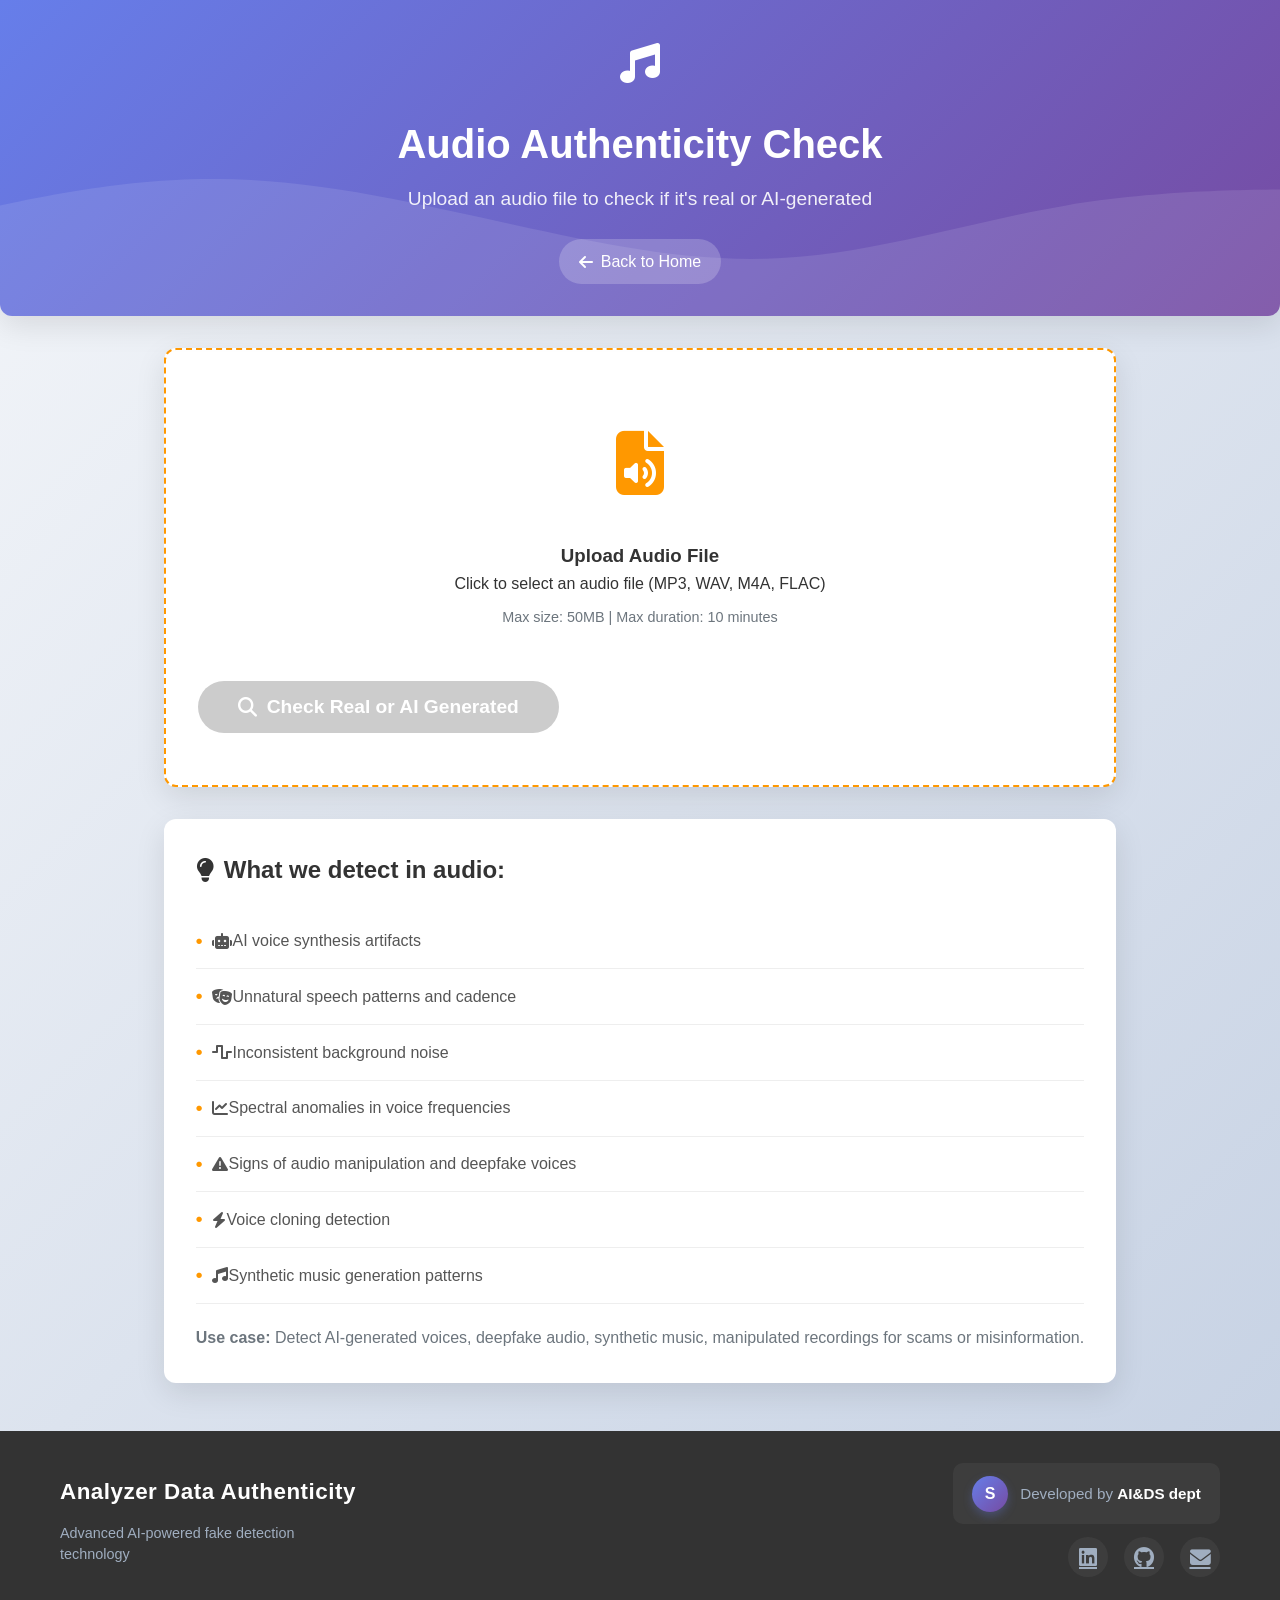
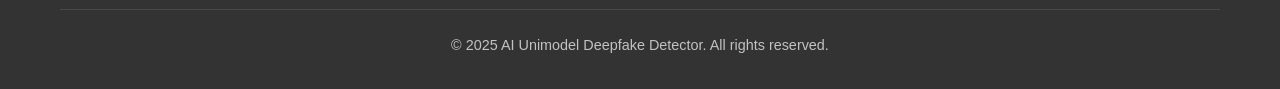
<file: ai_detector_unimodel/templates/audio_check.html>
<!DOCTYPE html>
<html lang="en">
<head>
    <meta charset="UTF-8">
    <meta name="viewport" content="width=device-width, initial-scale=1.0">
    <title>Audio Check - AI Audio Detector</title>
    <link rel="stylesheet" href="https://cdnjs.cloudflare.com/ajax/libs/font-awesome/6.4.0/css/all.min.css">
    <style>
        :root {
            --primary: #667eea;
            --primary-dark: #5a6fd8;
            --secondary: #764ba2;
            --accent: #ff9800;
            --accent-dark: #f57c00;
            --red: #f44336;
            --green: #4CAF50;
            --dark: #333;
            --light: #f8f9fa;
            --gray: #6c757d;
            --border-radius: 12px;
            --shadow: 0 10px 30px rgba(0,0,0,0.1);
            --transition: all 0.3s ease;
        }
/* Enhanced Professional Footer */
footer {
    background: #1a202c;
    color: white;
    padding: 2.5rem 0 1.5rem;
    margin-top: 4rem;
}

.footer-content {
    display: flex;
    justify-content: space-between;
    align-items: center;
    margin-bottom: 1.5rem;
}

@media (max-width: 768px) {
    .footer-content {
        flex-direction: column;
        gap: 1.5rem;
        text-align: center;
    }
}

.brand-section {
    display: flex;
    flex-direction: column;
    gap: 0.8rem;
}

.brand-name {
    font-size: 1.4rem;
    font-weight: 700;
    color: white;
    letter-spacing: 0.5px;
}

.brand-tagline {
    font-size: 0.9rem;
    color: #a0aec0;
    max-width: 300px;
    line-height: 1.5;
}

.developer-section {
    display: flex;
    flex-direction: column;
    align-items: flex-end;
    gap: 0.8rem;
}

@media (max-width: 768px) {
    .developer-section {
        align-items: center;
    }
}

.developer-info {
    display: flex;
    align-items: center;
    gap: 12px;
    background: rgba(255, 255, 255, 0.05);
    padding: 0.8rem 1.2rem;
    border-radius: 10px;
    transition: all 0.3s ease;
}

.developer-info:hover {
    background: rgba(255, 255, 255, 0.1);
    transform: translateY(-2px);
}

.developer-logo {
    width: 36px;
    height: 36px;
    background: linear-gradient(135deg, #667eea, #764ba2);
    border-radius: 50%;
    display: flex;
    align-items: center;
    justify-content: center;
    font-weight: bold;
    color: white;
    font-size: 1rem;
    box-shadow: 0 4px 10px rgba(102, 126, 234, 0.3);
}

.developer-text {
    font-size: 0.95rem;
    color: #a0aec0;
}

.developer-text strong {
    color: white;
    font-weight: 700;
}

.social-links {
    display: flex;
    gap: 1rem;
}

.social-link {
    color: #a0aec0;
    font-size: 1.3rem;
    transition: all 0.3s ease;
    width: 40px;
    height: 40px;
    display: flex;
    align-items: center;
    justify-content: center;
    border-radius: 50%;
    background: rgba(255, 255, 255, 0.05);
}

.social-link:hover {
    color: white;
    transform: translateY(-3px);
    background: rgba(255, 255, 255, 0.1);
}

.copyright {
    text-align: center;
    padding-top: 1.5rem;
    border-top: 1px solid #2d3748;
    color: #a0aec0;
    font-size: 0.85rem;
}
        * {
            margin: 0;
            padding: 0;
            box-sizing: border-box;
            font-family: 'Segoe UI', Tahoma, Geneva, Verdana, sans-serif;
        }

        body {
            background: linear-gradient(135deg, #f5f7fa 0%, #c3cfe2 100%);
            color: var(--dark);
            line-height: 1.6;
            min-height: 100vh;
            display: flex;
            flex-direction: column;
        }

        .container {
            max-width: 1200px;
            margin: 0 auto;
            padding: 0 20px;
            flex: 1;
        }

        /* Header Styles */
        header {
            background: linear-gradient(135deg, var(--primary) 0%, var(--secondary) 100%);
            color: white;
            padding: 2rem 0;
            text-align: center;
            border-radius: 0 0 var(--border-radius) var(--border-radius);
            box-shadow: var(--shadow);
            margin-bottom: 2rem;
            position: relative;
            overflow: hidden;
        }

        header::before {
            content: '';
            position: absolute;
            top: 0;
            left: 0;
            width: 100%;
            height: 100%;
            background: url('data:image/svg+xml,<svg xmlns="http://www.w3.org/2000/svg" viewBox="0 0 1440 320"><path fill="%23ffffff" fill-opacity="0.1" d="M0,224L48,213.3C96,203,192,181,288,181.3C384,181,480,203,576,224C672,245,768,267,864,261.3C960,256,1056,224,1152,208C1248,192,1344,192,1392,192L1440,192L1440,320L1392,320C1344,320,1248,320,1152,320C1056,320,960,320,864,320C768,320,672,320,576,320C480,320,384,320,288,320C192,320,96,320,48,320L0,320Z"></path></svg>');
            background-size: cover;
            background-position: center;
        }

        .header-content {
            position: relative;
            z-index: 1;
        }

        .logo {
            font-size: 2.5rem;
            margin-bottom: 1rem;
            display: inline-block;
            animation: pulse 2s infinite;
        }

        h1 {
            font-size: 2.5rem;
            margin-bottom: 0.5rem;
            font-weight: 700;
        }

        .tagline {
            font-size: 1.2rem;
            opacity: 0.9;
            max-width: 600px;
            margin: 0 auto 1.5rem;
        }

        .back-btn {
            display: inline-flex;
            align-items: center;
            gap: 8px;
            background: rgba(255, 255, 255, 0.2);
            color: white;
            text-decoration: none;
            padding: 10px 20px;
            border-radius: 50px;
            transition: var(--transition);
            font-weight: 500;
        }

        .back-btn:hover {
            background: rgba(255, 255, 255, 0.3);
            transform: translateX(-5px);
        }

        /* Main Content */
        .analysis-container {
            display: grid;
            grid-template-columns: 1fr;
            gap: 2rem;
            margin-bottom: 3rem;
        }

        /* Upload Section */
        .upload-container {
            background: white;
            border-radius: var(--border-radius);
            padding: 2rem;
            box-shadow: var(--shadow);
            transition: var(--transition);
            border: 2px dashed var(--accent);
        }

        .upload-container:hover {
            transform: translateY(-5px);
            box-shadow: 0 15px 40px rgba(0,0,0,0.15);
        }

        .upload-area {
            cursor: pointer;
            transition: var(--transition);
            text-align: center;
            padding: 2rem;
            border-radius: var(--border-radius);
        }

        .upload-area:hover {
            background: #fff3e0;
        }

        .upload-icon {
            font-size: 4rem;
            margin-bottom: 1.5rem;
            color: var(--accent);
        }

        .file-info {
            color: var(--gray);
            font-size: 0.9rem;
            margin-top: 10px;
        }

        /* Audio Preview */
        .audio-preview {
            width: 100%;
            max-width: 500px;
            margin: 20px auto;
            display: none;
            border-radius: var(--border-radius);
            box-shadow: 0 4px 12px rgba(0,0,0,0.1);
        }

        .audio-preview.active {
            display: block;
            animation: fadeIn 0.5s ease-out;
        }

        /* Waveform */
        .waveform-container {
            width: 100%;
            height: 120px;
            margin: 20px 0;
            display: none;
            position: relative;
            border-radius: var(--border-radius);
            overflow: hidden;
        }

        .waveform-container.active {
            display: block;
            animation: fadeIn 0.5s ease-out;
        }

        .waveform {
            width: 100%;
            height: 100%;
            background: linear-gradient(90deg, var(--accent), #ff5722);
            border-radius: var(--border-radius);
            position: relative;
            overflow: hidden;
        }

        .waveform::before {
            content: "";
            position: absolute;
            top: 0;
            left: 0;
            right: 0;
            bottom: 0;
            background: repeating-linear-gradient(
                90deg,
                transparent,
                transparent 2px,
                rgba(255,255,255,0.3) 2px,
                rgba(255,255,255,0.3) 4px
            );
            animation: wave 2s linear infinite;
        }

        /* Check Button */
        .check-btn {
            background: var(--accent);
            color: white;
            border: none;
            padding: 15px 40px;
            font-size: 1.2rem;
            border-radius: 50px;
            cursor: pointer;
            margin: 20px 0;
            transition: var(--transition);
            display: flex;
            align-items: center;
            justify-content: center;
            gap: 10px;
            font-weight: 600;
            box-shadow: 0 4px 12px rgba(255, 152, 0, 0.3);
        }

        .check-btn:hover:not(:disabled) {
            background: var(--accent-dark);
            transform: translateY(-3px);
            box-shadow: 0 8px 20px rgba(255, 152, 0, 0.4);
        }

        .check-btn:disabled {
            background: #cccccc;
            cursor: not-allowed;
            transform: none;
            box-shadow: none;
        }

        /* Results Section */
        .result-section {
            background: white;
            border-radius: var(--border-radius);
            padding: 2rem;
            box-shadow: var(--shadow);
            transition: var(--transition);
            display: none;
        }

        .result-section.active {
            display: block;
            animation: fadeIn 0.5s ease-out;
        }

        .result-header {
            margin-bottom: 1.5rem;
            border-bottom: 2px solid #f1f3f4;
            padding-bottom: 1rem;
        }

        .result-header h2 {
            color: var(--dark);
            font-size: 1.8rem;
            display: flex;
            align-items: center;
            gap: 10px;
        }

        .result-card {
            padding: 2rem;
            border-radius: var(--border-radius);
            box-shadow: 0 5px 15px rgba(0,0,0,0.05);
            border-left: 5px solid var(--primary);
        }

        .ai-result {
            border-left-color: var(--red);
            background: #ffebee;
        }

        .real-result {
            border-left-color: var(--green);
            background: #e8f5e8;
        }

        .result-icon {
            font-size: 3rem;
            margin-bottom: 1rem;
        }

        .result-title {
            font-size: 2rem;
            font-weight: 700;
            margin-bottom: 1rem;
        }

        .confidence {
            color: var(--gray);
            font-size: 1.1rem;
            margin-bottom: 1.5rem;
        }

        /* Audio Info */
        .audio-info {
            background: white;
            padding: 1.5rem;
            border-radius: var(--border-radius);
            margin: 1.5rem 0;
            border: 1px solid #e9ecef;
        }

        .audio-info h4 {
            color: var(--dark);
            margin-bottom: 1rem;
            display: flex;
            align-items: center;
            gap: 10px;
        }

        .info-grid {
            display: grid;
            grid-template-columns: repeat(auto-fit, minmax(200px, 1fr));
            gap: 1rem;
        }

        .info-item {
            display: flex;
            flex-direction: column;
        }

        .info-label {
            font-weight: 600;
            color: var(--gray);
            font-size: 0.9rem;
            margin-bottom: 5px;
        }

        .info-value {
            color: var(--dark);
            font-weight: 500;
        }

        /* Details List */
        .details-list {
            list-style: none;
            padding: 0;
            margin: 20px 0;
        }

        .details-list li {
            padding: 12px 0;
            border-bottom: 1px solid #eee;
            display: flex;
            align-items: center;
            color: #555;
        }

        .details-list li:before {
            content: "•";
            color: var(--accent);
            font-weight: bold;
            margin-right: 10px;
            font-size: 1.2rem;
        }

        /* Technical Analysis */
        .technical-analysis {
            background: white;
            padding: 1.5rem;
            border-radius: var(--border-radius);
            margin-top: 1.5rem;
            border: 1px solid #e9ecef;
        }

        .technical-analysis h4 {
            color: var(--dark);
            margin-bottom: 1rem;
            display: flex;
            align-items: center;
            gap: 10px;
        }

        .analysis-grid {
            display: grid;
            grid-template-columns: repeat(auto-fit, minmax(200px, 1fr));
            gap: 1rem;
        }

        .analysis-item {
            display: flex;
            flex-direction: column;
            padding: 10px;
            background: #f8f9fa;
            border-radius: var(--border-radius);
        }

        .analysis-label {
            font-weight: 600;
            color: var(--gray);
            font-size: 0.9rem;
            margin-bottom: 5px;
        }

        .analysis-value {
            color: var(--dark);
            font-weight: 500;
        }

        /* Loading States */
        .loading {
            display: none;
            flex-direction: column;
            align-items: center;
            justify-content: center;
            padding: 3rem;
            text-align: center;
        }

        .loading.active {
            display: flex;
            animation: fadeIn 0.3s ease-out;
        }

        .spinner {
            width: 50px;
            height: 50px;
            border: 5px solid #f3f3f3;
            border-top: 5px solid var(--accent);
            border-radius: 50%;
            animation: spin 1s linear infinite;
            margin-bottom: 1.5rem;
        }

        .loading p {
            color: var(--gray);
            font-size: 1.1rem;
        }

        /* Error Section */
        .error-section {
            background: #ffeaea;
            border: 1px solid #f8d7da;
            color: #721c24;
            padding: 1.5rem;
            border-radius: var(--border-radius);
            display: none;
            align-items: center;
            gap: 15px;
        }

        .error-section.active {
            display: flex;
            animation: fadeIn 0.3s ease-out;
        }

        /* Info Section */
        .info-section {
            background: white;
            border-radius: var(--border-radius);
            padding: 2rem;
            box-shadow: var(--shadow);
            transition: var(--transition);
        }

        .info-section h3 {
            color: var(--dark);
            margin-bottom: 1.5rem;
            font-size: 1.5rem;
            display: flex;
            align-items: center;
            gap: 10px;
        }

        .info-section p {
            color: var(--gray);
            margin-top: 1rem;
            line-height: 1.7;
        }

        /* Footer */
        footer {
            background: var(--dark);
            color: white;
            padding: 2rem 0;
            margin-top: auto;
        }

        .footer-content {
            display: grid;
            grid-template-columns: repeat(auto-fit, minmax(200px, 1fr));
            gap: 2rem;
            margin-bottom: 2rem;
        }

        .footer-column h3 {
            margin-bottom: 1.2rem;
            font-size: 1.2rem;
            color: var(--light);
        }

        .footer-column ul {
            list-style: none;
        }

        .footer-column li {
            margin-bottom: 0.8rem;
        }

        .footer-column a {
            color: rgba(255,255,255,0.7);
            text-decoration: none;
            transition: var(--transition);
        }

        .footer-column a:hover {
            color: white;
        }

        .copyright {
            text-align: center;
            padding-top: 1.5rem;
            border-top: 1px solid rgba(255,255,255,0.1);
            color: rgba(255,255,255,0.7);
            font-size: 0.9rem;
        }

        /* Animations */
        @keyframes pulse {
            0% { transform: scale(1); }
            50% { transform: scale(1.05); }
            100% { transform: scale(1); }
        }

        @keyframes fadeIn {
            from { opacity: 0; transform: translateY(20px); }
            to { opacity: 1; transform: translateY(0); }
        }

        @keyframes spin {
            0% { transform: rotate(0deg); }
            100% { transform: rotate(360deg); }
        }

        @keyframes wave {
            0% { transform: translateX(0); }
            100% { transform: translateX(-4px); }
        }

        /* Responsive Design */
        @media (max-width: 768px) {
            .info-grid, .analysis-grid {
                grid-template-columns: 1fr;
            }
            
            h1 {
                font-size: 2rem;
            }
            
            .upload-area {
                padding: 1rem;
            }
        }
    </style>
</head>
<body>
    <header class="fade-in">
        <div class="container">
            <div class="header-content">
                <div class="logo">
                    <i class="fas fa-music"></i>
                </div>
                <h1>Audio Authenticity Check</h1>
                <p class="tagline">Upload an audio file to check if it's real or AI-generated</p>
                <a href="/" class="back-btn">
                    <i class="fas fa-arrow-left"></i> Back to Home
                </a>
            </div>
        </div>
    </header>

    <div class="container">
        <div class="analysis-container">
            <div class="upload-container fade-in">
                <div class="upload-area" onclick="document.getElementById('audioInput').click()">
                    <div class="upload-icon">
                        <i class="fas fa-file-audio"></i>
                    </div>
                    <h3>Upload Audio File</h3>
                    <p>Click to select an audio file (MP3, WAV, M4A, FLAC)</p>
                    <p class="file-info">Max size: 50MB | Max duration: 10 minutes</p>
                </div>
                
                <input type="file" id="audioInput" accept="audio/*" style="display: none;" onchange="handleAudioSelect(event)">
                
                <audio id="audioPreview" class="audio-preview" controls></audio>
                <div class="waveform-container" id="waveformContainer">
                    <div class="waveform" id="waveform"></div>
                </div>
                
                <button id="checkBtn" onclick="checkAudio()" class="check-btn" disabled>
                    <i class="fas fa-search"></i> Check Real or AI Generated
                </button>
            </div>
            
            <div id="resultSection" class="result-section">
                <div class="result-header">
                    <h2><i class="fas fa-chart-bar"></i> Audio Analysis Result</h2>
                </div>
                <div id="resultContent">
                    <!-- Results will be displayed here -->
                </div>
            </div>
            
            <div id="loading" class="loading">
                <div class="spinner"></div>
                <p>Analyzing audio patterns for AI generation...</p>
                <p><small>This may take a few moments depending on audio length</small></p>
            </div>
            
            <div id="errorSection" class="error-section"></div>
            
            <div class="info-section fade-in">
                <h3><i class="fas fa-lightbulb"></i> What we detect in audio:</h3>
                <ul class="details-list">
                    <li><i class="fas fa-robot"></i> AI voice synthesis artifacts</li>
                    <li><i class="fas fa-theater-masks"></i> Unnatural speech patterns and cadence</li>
                    <li><i class="fas fa-wave-square"></i> Inconsistent background noise</li>
                    <li><i class="fas fa-chart-line"></i> Spectral anomalies in voice frequencies</li>
                    <li><i class="fas fa-exclamation-triangle"></i> Signs of audio manipulation and deepfake voices</li>
                    <li><i class="fas fa-bolt"></i> Voice cloning detection</li>
                    <li><i class="fas fa-music"></i> Synthetic music generation patterns</li>
                </ul>
                <p><strong>Use case:</strong> Detect AI-generated voices, deepfake audio, synthetic music, manipulated recordings for scams or misinformation.</p>
            </div>
        </div>
    </div>

    <footer>
    <div class="container">
        <div class="footer-content">
            <div class="brand-section">
                <div class="brand-name">Analyzer Data Authenticity</div>
                <div class="brand-tagline">Advanced AI-powered fake detection technology</div>
            </div>
            <div class="developer-section">
                <div class="developer-info">
                    <div class="developer-logo">S</div>
                    <div class="developer-text">Developed by <strong>AI&DS dept</strong></div>
                </div>
                <div class="social-links">
                    <a href="https://www.linkedin.com/in/sumaiya-naseer-husen-sarwad-73baa8288/" class="social-link"><i class="fab fa-linkedin"></i></a>
                    <a href="https://github.com/SumaiyaSarwad" class="social-link"><i class="fab fa-github"></i></a>
                   <a href="https://mail.google.com/mail/?view=cm&fs=1&to=sumaiyansarwad06@gmail.com" 
   target="_blank" 
   class="social-link">
   <i class="fas fa-envelope"></i>
</a>


                </div>
            </div>
        </div>
        <div class="copyright">
            <p>&copy; 2025 AI Unimodel Deepfake Detector. All rights reserved.</p>
        </div>
    </div>
</footer>

    <script>
        let selectedAudioFile = null;
        
        function handleAudioSelect(event) {
            const file = event.target.files[0];
            if (file) {
                // Validate file type
                if (!file.type.match('audio.*')) {
                    showError('Please select a valid audio file (MP3, WAV, M4A, FLAC)');
                    return;
                }
                
                // Validate file size (50MB)
                if (file.size > 50 * 1024 * 1024) {
                    showError('File size too large. Maximum size is 50MB.');
                    return;
                }
                
                selectedAudioFile = file;
                
                // Show preview
                const preview = document.getElementById('audioPreview');
                const waveform = document.getElementById('waveform');
                const url = URL.createObjectURL(file);
                preview.src = url;
                preview.style.display = 'block';
                waveform.style.display = 'block';
                
                // Enable check button
                document.getElementById('checkBtn').disabled = false;
                
                hideError();
                hideResults();
            }
        }
        
        function checkAudio() {
            if (!selectedAudioFile) {
                showError('Please select an audio file first');
                return;
            }
            
            showLoading();
            hideResults();
            hideError();
            
            const checkBtn = document.getElementById('checkBtn');
            checkBtn.disabled = true;
            checkBtn.textContent = '🔍 Analyzing Audio...';
            
            const formData = new FormData();
            formData.append('audio', selectedAudioFile);
            
            fetch('/check-audio', {
                method: 'POST',
                body: formData
            })
            .then(response => {
                if (!response.ok) {
                    throw new Error('Network error occurred');
                }
                return response.json();
            })
            .then(data => {
                hideLoading();
                
                checkBtn.disabled = false;
                checkBtn.textContent = '🔍 Check Real or AI Generated';
                
                if (data.error) {
                    showError(data.error);
                } else {
                    showAudioResult(data);
                }
            })
            .catch(error => {
                hideLoading();
                
                checkBtn.disabled = false;
                checkBtn.textContent = '🔍 Check Real or AI Generated';
                
                showError('Connection error. Please try again.');
                console.error('Error:', error);
            });
        }
        
        function showAudioResult(data) {
            const resultSection = document.getElementById('resultSection');
            const resultContent = document.getElementById('resultContent');
            
            const isAI = data.result.includes('AI');
            const icon = isAI ? '🤖' : '✅';
            const resultClass = isAI ? 'ai-result' : 'real-result';
            const color = isAI ? '#f44336' : '#4CAF50';
            
            resultContent.innerHTML = `
                <div class="result-card ${resultClass}">
                    <div style="text-align: center; margin-bottom: 20px;">
                        <div style="font-size: 3rem; margin-bottom: 10px;">${icon}</div>
                        <h3 style="color: ${color}; font-size: 2em; margin: 0;">${data.result}</h3>
                        <p style="color: #666; margin: 5px 0;">Confidence: ${data.confidence}</p>
                    </div>
                    
                    ${data.audio_info ? `
                        <div class="audio-info">
                            <h4>Audio Information:</h4>
                            <p><strong>Duration:</strong> ${data.audio_info.duration || 'N/A'}</p>
                            <p><strong>Format:</strong> ${data.audio_info.format || 'N/A'}</p>
                            <p><strong>Sample Rate:</strong> ${data.audio_info.sample_rate || 'N/A'}</p>
                            <p><strong>Channels:</strong> ${data.audio_info.channels || 'N/A'}</p>
                        </div>
                    ` : ''}
                    
                    ${data.details && data.details.length > 0 ? `
                        <h4>Analysis Details:</h4>
                        <ul class="details-list">
                            ${data.details.map(detail => `<li>${detail}</li>`).join('')}
                        </ul>
                    ` : ''}
                    
                    ${data.analysis ? `
                        <div style="margin-top: 20px; padding: 15px; background: white; border-radius: 5px;">
                            <h4>Technical Analysis:</h4>
                            <p>AI Detection Score: ${data.analysis.ai_score || 'N/A'}</p>
                            <p>Voice Naturalness: ${data.analysis.voice_naturalness || 'N/A'}</p>
                            <p>Background Analysis: ${data.analysis.background_analysis || 'N/A'}</p>
                            <p>Spectral Analysis: ${data.analysis.spectral_analysis || 'N/A'}</p>
                        </div>
                    ` : ''}
                </div>
            `;
            
            resultSection.style.display = 'block';
            resultSection.scrollIntoView({ behavior: 'smooth' });
        }
        
        function showLoading() {
            document.getElementById('loading').style.display = 'block';
        }
        
        function hideLoading() {
            document.getElementById('loading').style.display = 'none';
        }
        
        function showError(message) {
            const errorSection = document.getElementById('errorSection');
            errorSection.innerHTML = `
                <div style="display: flex; align-items: center; gap: 10px;">
                    <span style="font-size: 1.5em;">⚠️</span>
                    <div>
                        <strong>Error:</strong> ${message}
                    </div>
                </div>
            `;
            errorSection.style.display = 'block';
        }
        
        function hideError() {
            const errorSection = document.getElementById('errorSection');
            errorSection.style.display = 'none';
        }
        
        function hideResults() {
            const resultSection = document.getElementById('resultSection');
            resultSection.style.display = 'none';
        }
    </script>
</body>
</html>
</file>
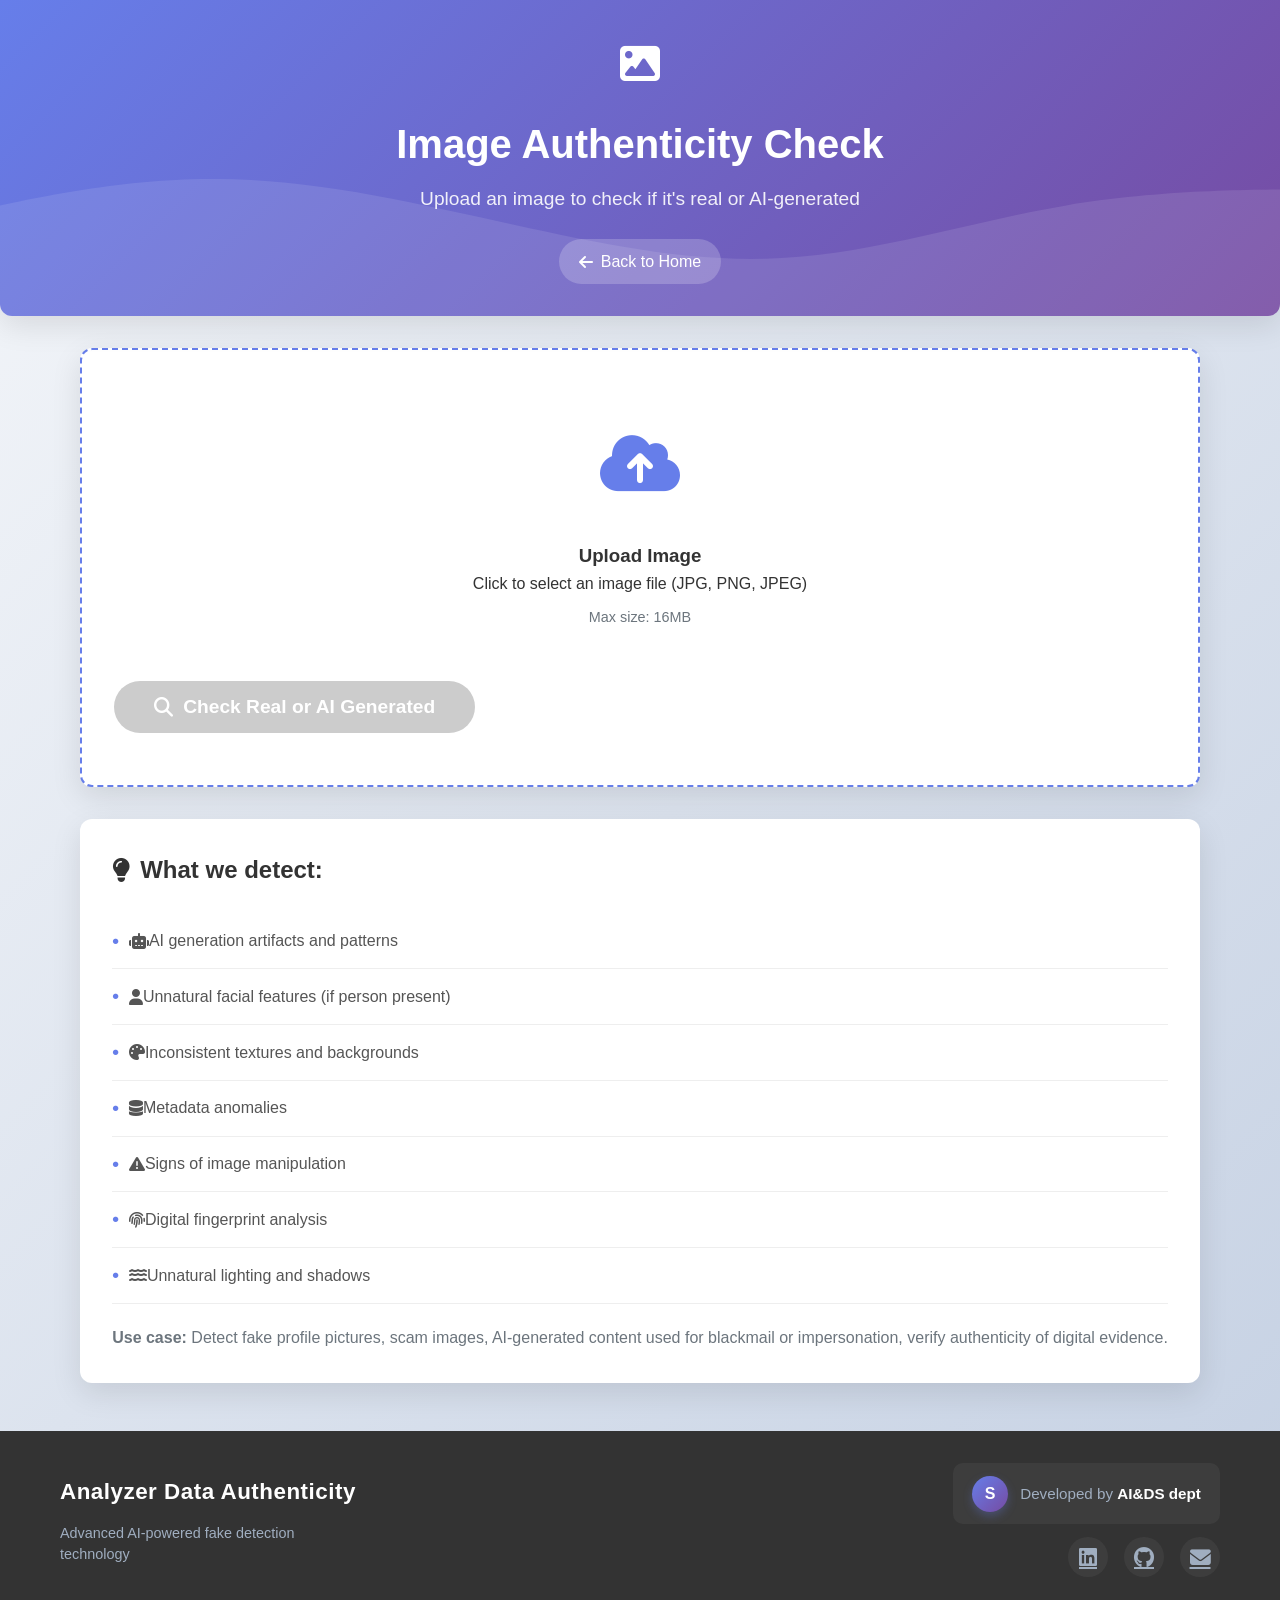
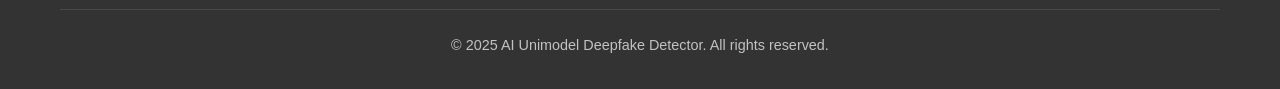
<file: ai_detector_unimodel/templates/image_check.html>
<!DOCTYPE html>
<html lang="en">
<head>
    <meta charset="UTF-8">
    <meta name="viewport" content="width=device-width, initial-scale=1.0">
    <title>Image Check - AI Image Detector</title>
    <link rel="stylesheet" href="https://cdnjs.cloudflare.com/ajax/libs/font-awesome/6.4.0/css/all.min.css">
    <style>
        :root {
            --primary: #667eea;
            --primary-dark: #5a6fd8;
            --secondary: #764ba2;
            --accent: #ff6b6b;
            --accent-dark: #ff5252;
            --red: #f44336;
            --green: #4CAF50;
            --dark: #333;
            --light: #f8f9fa;
            --gray: #6c757d;
            --border-radius: 12px;
            --shadow: 0 10px 30px rgba(0,0,0,0.1);
            --transition: all 0.3s ease;
        }
/* Enhanced Professional Footer */
footer {
    background: #1a202c;
    color: white;
    padding: 2.5rem 0 1.5rem;
    margin-top: 4rem;
}

.footer-content {
    display: flex;
    justify-content: space-between;
    align-items: center;
    margin-bottom: 1.5rem;
}

@media (max-width: 768px) {
    .footer-content {
        flex-direction: column;
        gap: 1.5rem;
        text-align: center;
    }
}

.brand-section {
    display: flex;
    flex-direction: column;
    gap: 0.8rem;
}

.brand-name {
    font-size: 1.4rem;
    font-weight: 700;
    color: white;
    letter-spacing: 0.5px;
}

.brand-tagline {
    font-size: 0.9rem;
    color: #a0aec0;
    max-width: 300px;
    line-height: 1.5;
}

.developer-section {
    display: flex;
    flex-direction: column;
    align-items: flex-end;
    gap: 0.8rem;
}

@media (max-width: 768px) {
    .developer-section {
        align-items: center;
    }
}

.developer-info {
    display: flex;
    align-items: center;
    gap: 12px;
    background: rgba(255, 255, 255, 0.05);
    padding: 0.8rem 1.2rem;
    border-radius: 10px;
    transition: all 0.3s ease;
}

.developer-info:hover {
    background: rgba(255, 255, 255, 0.1);
    transform: translateY(-2px);
}

.developer-logo {
    width: 36px;
    height: 36px;
    background: linear-gradient(135deg, #667eea, #764ba2);
    border-radius: 50%;
    display: flex;
    align-items: center;
    justify-content: center;
    font-weight: bold;
    color: white;
    font-size: 1rem;
    box-shadow: 0 4px 10px rgba(102, 126, 234, 0.3);
}

.developer-text {
    font-size: 0.95rem;
    color: #a0aec0;
}

.developer-text strong {
    color: white;
    font-weight: 700;
}

.social-links {
    display: flex;
    gap: 1rem;
}

.social-link {
    color: #a0aec0;
    font-size: 1.3rem;
    transition: all 0.3s ease;
    width: 40px;
    height: 40px;
    display: flex;
    align-items: center;
    justify-content: center;
    border-radius: 50%;
    background: rgba(255, 255, 255, 0.05);
}

.social-link:hover {
    color: white;
    transform: translateY(-3px);
    background: rgba(255, 255, 255, 0.1);
}

.copyright {
    text-align: center;
    padding-top: 1.5rem;
    border-top: 1px solid #2d3748;
    color: #a0aec0;
    font-size: 0.85rem;
}
        * {
            margin: 0;
            padding: 0;
            box-sizing: border-box;
            font-family: 'Segoe UI', Tahoma, Geneva, Verdana, sans-serif;
        }

        body {
            background: linear-gradient(135deg, #f5f7fa 0%, #c3cfe2 100%);
            color: var(--dark);
            line-height: 1.6;
            min-height: 100vh;
            display: flex;
            flex-direction: column;
        }

        .container {
            max-width: 1200px;
            margin: 0 auto;
            padding: 0 20px;
            flex: 1;
        }

        /* Header Styles */
        header {
            background: linear-gradient(135deg, var(--primary) 0%, var(--secondary) 100%);
            color: white;
            padding: 2rem 0;
            text-align: center;
            border-radius: 0 0 var(--border-radius) var(--border-radius);
            box-shadow: var(--shadow);
            margin-bottom: 2rem;
            position: relative;
            overflow: hidden;
        }

        header::before {
            content: '';
            position: absolute;
            top: 0;
            left: 0;
            width: 100%;
            height: 100%;
            background: url('data:image/svg+xml,<svg xmlns="http://www.w3.org/2000/svg" viewBox="0 0 1440 320"><path fill="%23ffffff" fill-opacity="0.1" d="M0,224L48,213.3C96,203,192,181,288,181.3C384,181,480,203,576,224C672,245,768,267,864,261.3C960,256,1056,224,1152,208C1248,192,1344,192,1392,192L1440,192L1440,320L1392,320C1344,320,1248,320,1152,320C1056,320,960,320,864,320C768,320,672,320,576,320C480,320,384,320,288,320C192,320,96,320,48,320L0,320Z"></path></svg>');
            background-size: cover;
            background-position: center;
        }

        .header-content {
            position: relative;
            z-index: 1;
        }

        .logo {
            font-size: 2.5rem;
            margin-bottom: 1rem;
            display: inline-block;
            animation: pulse 2s infinite;
        }

        h1 {
            font-size: 2.5rem;
            margin-bottom: 0.5rem;
            font-weight: 700;
        }

        .tagline {
            font-size: 1.2rem;
            opacity: 0.9;
            max-width: 600px;
            margin: 0 auto 1.5rem;
        }

        .back-btn {
            display: inline-flex;
            align-items: center;
            gap: 8px;
            background: rgba(255, 255, 255, 0.2);
            color: white;
            text-decoration: none;
            padding: 10px 20px;
            border-radius: 50px;
            transition: var(--transition);
            font-weight: 500;
        }

        .back-btn:hover {
            background: rgba(255, 255, 255, 0.3);
            transform: translateX(-5px);
        }

        /* Main Content */
        .analysis-container {
            display: grid;
            grid-template-columns: 1fr;
            gap: 2rem;
            margin-bottom: 3rem;
        }

        /* Upload Section */
        .upload-container {
            background: white;
            border-radius: var(--border-radius);
            padding: 2rem;
            box-shadow: var(--shadow);
            transition: var(--transition);
            border: 2px dashed var(--primary);
        }

        .upload-container:hover {
            transform: translateY(-5px);
            box-shadow: 0 15px 40px rgba(0,0,0,0.15);
        }

        .upload-area {
            cursor: pointer;
            transition: var(--transition);
            text-align: center;
            padding: 2rem;
            border-radius: var(--border-radius);
        }

        .upload-area:hover {
            background: #e3f2fd;
        }

        .upload-icon {
            font-size: 4rem;
            margin-bottom: 1.5rem;
            color: var(--primary);
        }

        .file-info {
            color: var(--gray);
            font-size: 0.9rem;
            margin-top: 10px;
        }

        /* Image Preview */
        .image-preview {
            max-width: 500px;
            max-height: 400px;
            margin: 20px auto;
            display: none;
            border-radius: var(--border-radius);
            box-shadow: 0 4px 12px rgba(0,0,0,0.1);
            object-fit: contain;
        }

        .image-preview.active {
            display: block;
            animation: fadeIn 0.5s ease-out;
        }

        /* Check Button */
        .check-btn {
            background: var(--accent);
            color: white;
            border: none;
            padding: 15px 40px;
            font-size: 1.2rem;
            border-radius: 50px;
            cursor: pointer;
            margin: 20px 0;
            transition: var(--transition);
            display: flex;
            align-items: center;
            justify-content: center;
            gap: 10px;
            font-weight: 600;
            box-shadow: 0 4px 12px rgba(255, 107, 107, 0.3);
        }

        .check-btn:hover:not(:disabled) {
            background: var(--accent-dark);
            transform: translateY(-3px);
            box-shadow: 0 8px 20px rgba(255, 107, 107, 0.4);
        }

        .check-btn:disabled {
            background: #cccccc;
            cursor: not-allowed;
            transform: none;
            box-shadow: none;
        }

        /* Results Section */
        .result-section {
            background: white;
            border-radius: var(--border-radius);
            padding: 2rem;
            box-shadow: var(--shadow);
            transition: var(--transition);
            display: none;
        }

        .result-section.active {
            display: block;
            animation: fadeIn 0.5s ease-out;
        }

        .result-header {
            margin-bottom: 1.5rem;
            border-bottom: 2px solid #f1f3f4;
            padding-bottom: 1rem;
        }

        .result-header h2 {
            color: var(--dark);
            font-size: 1.8rem;
            display: flex;
            align-items: center;
            gap: 10px;
        }

        .result-card {
            padding: 2rem;
            border-radius: var(--border-radius);
            box-shadow: 0 5px 15px rgba(0,0,0,0.05);
            border-left: 5px solid var(--primary);
        }

        .ai-result {
            border-left-color: var(--red);
            background: #ffebee;
        }

        .real-result {
            border-left-color: var(--green);
            background: #e8f5e8;
        }

        .result-icon {
            font-size: 3rem;
            margin-bottom: 1rem;
        }

        .result-title {
            font-size: 2rem;
            font-weight: 700;
            margin-bottom: 1rem;
        }

        .confidence {
            color: var(--gray);
            font-size: 1.1rem;
            margin-bottom: 1.5rem;
        }

        /* Details List */
        .details-list {
            list-style: none;
            padding: 0;
            margin: 20px 0;
        }

        .details-list li {
            padding: 12px 0;
            border-bottom: 1px solid #eee;
            display: flex;
            align-items: center;
            color: #555;
        }

        .details-list li:before {
            content: "•";
            color: var(--primary);
            font-weight: bold;
            margin-right: 10px;
            font-size: 1.2rem;
        }

        /* Technical Analysis */
        .technical-analysis {
            background: white;
            padding: 1.5rem;
            border-radius: var(--border-radius);
            margin-top: 1.5rem;
            border: 1px solid #e9ecef;
        }

        .technical-analysis h4 {
            color: var(--dark);
            margin-bottom: 1rem;
            display: flex;
            align-items: center;
            gap: 10px;
        }

        .analysis-grid {
            display: grid;
            grid-template-columns: repeat(auto-fit, minmax(200px, 1fr));
            gap: 1rem;
        }

        .analysis-item {
            display: flex;
            flex-direction: column;
            padding: 10px;
            background: #f8f9fa;
            border-radius: var(--border-radius);
        }

        .analysis-label {
            font-weight: 600;
            color: var(--gray);
            font-size: 0.9rem;
            margin-bottom: 5px;
        }

        .analysis-value {
            color: var(--dark);
            font-weight: 500;
        }

        /* Loading States */
        .loading {
            display: none;
            flex-direction: column;
            align-items: center;
            justify-content: center;
            padding: 3rem;
            text-align: center;
        }

        .loading.active {
            display: flex;
            animation: fadeIn 0.3s ease-out;
        }

        .spinner {
            width: 50px;
            height: 50px;
            border: 5px solid #f3f3f3;
            border-top: 5px solid var(--accent);
            border-radius: 50%;
            animation: spin 1s linear infinite;
            margin-bottom: 1.5rem;
        }

        .loading p {
            color: var(--gray);
            font-size: 1.1rem;
        }

        /* Error Section */
        .error-section {
            background: #ffeaea;
            border: 1px solid #f8d7da;
            color: #721c24;
            padding: 1.5rem;
            border-radius: var(--border-radius);
            display: none;
            align-items: center;
            gap: 15px;
        }

        .error-section.active {
            display: flex;
            animation: fadeIn 0.3s ease-out;
        }

        /* Info Section */
        .info-section {
            background: white;
            border-radius: var(--border-radius);
            padding: 2rem;
            box-shadow: var(--shadow);
            transition: var(--transition);
        }

        .info-section h3 {
            color: var(--dark);
            margin-bottom: 1.5rem;
            font-size: 1.5rem;
            display: flex;
            align-items: center;
            gap: 10px;
        }

        .info-section p {
            color: var(--gray);
            margin-top: 1rem;
            line-height: 1.7;
        }

        /* Footer */
        footer {
            background: var(--dark);
            color: white;
            padding: 2rem 0;
            margin-top: auto;
        }

        .footer-content {
            display: grid;
            grid-template-columns: repeat(auto-fit, minmax(200px, 1fr));
            gap: 2rem;
            margin-bottom: 2rem;
        }

        .footer-column h3 {
            margin-bottom: 1.2rem;
            font-size: 1.2rem;
            color: var(--light);
        }

        .footer-column ul {
            list-style: none;
        }

        .footer-column li {
            margin-bottom: 0.8rem;
        }

        .footer-column a {
            color: rgba(255,255,255,0.7);
            text-decoration: none;
            transition: var(--transition);
        }

        .footer-column a:hover {
            color: white;
        }

        .copyright {
            text-align: center;
            padding-top: 1.5rem;
            border-top: 1px solid rgba(255,255,255,0.1);
            color: rgba(255,255,255,0.7);
            font-size: 0.9rem;
        }

        /* Animations */
        @keyframes pulse {
            0% { transform: scale(1); }
            50% { transform: scale(1.05); }
            100% { transform: scale(1); }
        }

        @keyframes fadeIn {
            from { opacity: 0; transform: translateY(20px); }
            to { opacity: 1; transform: translateY(0); }
        }

        @keyframes spin {
            0% { transform: rotate(0deg); }
            100% { transform: rotate(360deg); }
        }

        /* Responsive Design */
        @media (max-width: 768px) {
            .analysis-grid {
                grid-template-columns: 1fr;
            }
            
            h1 {
                font-size: 2rem;
            }
            
            .upload-area {
                padding: 1rem;
            }
            
            .image-preview {
                max-width: 100%;
            }
        }
    </style>
</head>
<body>
    <header class="fade-in">
        <div class="container">
            <div class="header-content">
                <div class="logo">
                    <i class="fas fa-image"></i>
                </div>
                <h1>Image Authenticity Check</h1>
                <p class="tagline">Upload an image to check if it's real or AI-generated</p>
                <a href="/" class="back-btn">
                    <i class="fas fa-arrow-left"></i> Back to Home
                </a>
            </div>
        </div>
    </header>

    <div class="container">
        <div class="analysis-container">
            <div class="upload-container fade-in">
                <div class="upload-area" onclick="document.getElementById('imageInput').click()">
                    <div class="upload-icon">
                        <i class="fas fa-cloud-upload-alt"></i>
                    </div>
                    <h3>Upload Image</h3>
                    <p>Click to select an image file (JPG, PNG, JPEG)</p>
                    <p class="file-info">Max size: 16MB</p>
                </div>
                
                <input type="file" id="imageInput" accept="image/*" style="display: none;" onchange="handleImageSelect(event)">
                
                <img id="imagePreview" class="image-preview" alt="Image preview">
                
                <button id="checkBtn" onclick="checkImage()" class="check-btn" disabled>
                    <i class="fas fa-search"></i> Check Real or AI Generated
                </button>
            </div>
            
            <div id="resultSection" class="result-section">
                <div class="result-header">
                    <h2><i class="fas fa-chart-bar"></i> Analysis Result</h2>
                </div>
                <div id="resultContent">
                    <!-- Results will be displayed here -->
                </div>
            </div>
            
            <div id="loading" class="loading">
                <div class="spinner"></div>
                <p>Analyzing image for AI generation patterns...</p>
            </div>
            
            <div id="errorSection" class="error-section"></div>
            
            <div class="info-section fade-in">
                <h3><i class="fas fa-lightbulb"></i> What we detect:</h3>
                <ul class="details-list">
                    <li><i class="fas fa-robot"></i> AI generation artifacts and patterns</li>
                    <li><i class="fas fa-user"></i> Unnatural facial features (if person present)</li>
                    <li><i class="fas fa-palette"></i> Inconsistent textures and backgrounds</li>
                    <li><i class="fas fa-database"></i> Metadata anomalies</li>
                    <li><i class="fas fa-exclamation-triangle"></i> Signs of image manipulation</li>
                    <li><i class="fas fa-fingerprint"></i> Digital fingerprint analysis</li>
                    <li><i class="fas fa-water"></i> Unnatural lighting and shadows</li>
                </ul>
                <p><strong>Use case:</strong> Detect fake profile pictures, scam images, AI-generated content used for blackmail or impersonation, verify authenticity of digital evidence.</p>
            </div>
        </div>
    </div>

    <footer>
    <div class="container">
        <div class="footer-content">
            <div class="brand-section">
                <div class="brand-name">Analyzer Data Authenticity</div>
                <div class="brand-tagline">Advanced AI-powered fake detection technology</div>
            </div>
            <div class="developer-section">
                <div class="developer-info">
                    <div class="developer-logo">S</div>
                    <div class="developer-text">Developed by <strong>AI&DS dept</strong></div>
                </div>
                <div class="social-links">
                    <a href="https://www.linkedin.com/in/sumaiya-naseer-husen-sarwad-73baa8288/" class="social-link"><i class="fab fa-linkedin"></i></a>
                    <a href="https://github.com/SumaiyaSarwad" class="social-link"><i class="fab fa-github"></i></a>
                   <a href="https://mail.google.com/mail/?view=cm&fs=1&to=sumaiyansarwad06@gmail.com" 
   target="_blank" 
   class="social-link">
   <i class="fas fa-envelope"></i>
</a>


                </div>
            </div>
        </div>
        <div class="copyright">
            <p>&copy; 2025 AI Unimodel Deepfake Detector. All rights reserved.</p>
        </div>
    </div>
</footer>

    <script>
        let selectedFile = null;
        
        function handleImageSelect(event) {
            const file = event.target.files[0];
            if (file) {
                // Validate file type
                if (!file.type.match('image.*')) {
                    showError('Please select a valid image file (JPG, PNG, JPEG)');
                    return;
                }
                
                // Validate file size (16MB)
                if (file.size > 16 * 1024 * 1024) {
                    showError('File size too large. Maximum size is 16MB.');
                    return;
                }
                
                selectedFile = file;
                
                // Show preview
                const preview = document.getElementById('imagePreview');
                const reader = new FileReader();
                
                reader.onload = function(e) {
                    preview.src = e.target.result;
                    preview.style.display = 'block';
                }
                
                reader.readAsDataURL(file);
                
                // Enable check button
                document.getElementById('checkBtn').disabled = false;
                
                hideError();
                hideResults();
            }
        }
        
        function checkImage() {
            if (!selectedFile) {
                showError('Please select an image first');
                return;
            }
            
            showLoading();
            hideResults();
            hideError();
            
            const checkBtn = document.getElementById('checkBtn');
            checkBtn.disabled = true;
            checkBtn.textContent = '🔍 Analyzing...';
            
            const formData = new FormData();
            formData.append('image', selectedFile);
            
            fetch('/check-image', {
                method: 'POST',
                body: formData
            })
            .then(response => {
                if (!response.ok) {
                    throw new Error('Network error occurred');
                }
                return response.json();
            })
            .then(data => {
                hideLoading();
                
                checkBtn.disabled = false;
                checkBtn.textContent = '🔍 Check Real or AI Generated';
                
                if (data.error) {
                    showError(data.error);
                } else {
                    showImageResult(data);
                }
            })
            .catch(error => {
                hideLoading();
                
                checkBtn.disabled = false;
                checkBtn.textContent = '🔍 Check Real or AI Generated';
                
                showError('Connection error. Please try again.');
                console.error('Error:', error);
            });
        }
        
        function showImageResult(data) {
            const resultSection = document.getElementById('resultSection');
            const resultContent = document.getElementById('resultContent');
            
            if (!resultSection || !resultContent) return;
            
            const isAI = data.result.includes('AI');
            const icon = isAI ? '🤖' : '✅';
            const resultClass = isAI ? 'ai-result' : 'real-result';
            const color = isAI ? '#f44336' : '#4CAF50';
            
            resultContent.innerHTML = `
                <div class="result-card ${resultClass}">
                    <div style="text-align: center; margin-bottom: 20px;">
                        <div style="font-size: 3rem; margin-bottom: 10px;">${icon}</div>
                        <h3 style="color: ${color}; font-size: 2em; margin: 0;">${data.result}</h3>
                        <p style="color: #666; margin: 5px 0;">Confidence: ${data.confidence}</p>
                    </div>
                    
                    ${data.details && data.details.length > 0 ? `
                        <h4>Analysis Details:</h4>
                        <ul class="details-list">
                            ${data.details.map(detail => `<li>${detail}</li>`).join('')}
                        </ul>
                    ` : ''}
                    
                    ${data.analysis ? `
                        <div style="margin-top: 20px; padding: 15px; background: white; border-radius: 5px;">
                            <h4>Technical Analysis:</h4>
                            <p>AI Detection Score: ${data.analysis.ai_score || 'N/A'}</p>
                            <p>Image Size: ${data.analysis.image_size || 'N/A'}</p>
                            <p>Indicators Checked: ${data.analysis.indicators_checked || 'N/A'}</p>
                        </div>
                    ` : ''}
                </div>
            `;
            
            resultSection.style.display = 'block';
            resultSection.scrollIntoView({ behavior: 'smooth' });
        }
        
        function showLoading() {
            document.getElementById('loading').style.display = 'block';
        }
        
        function hideLoading() {
            document.getElementById('loading').style.display = 'none';
        }
        
        function showError(message) {
            const errorSection = document.getElementById('errorSection');
            if (errorSection) {
                errorSection.innerHTML = `
                    <div style="display: flex; align-items: center; gap: 10px;">
                        <span style="font-size: 1.5em;">⚠️</span>
                        <div>
                            <strong>Error:</strong> ${message}
                        </div>
                    </div>
                `;
                errorSection.style.display = 'block';
            }
        }
        
        function hideError() {
            const errorSection = document.getElementById('errorSection');
            if (errorSection) errorSection.style.display = 'none';
        }
        
        function hideResults() {
            const resultSection = document.getElementById('resultSection');
            if (resultSection) resultSection.style.display = 'none';
        }
    </script>
</body>
</html>
</file>
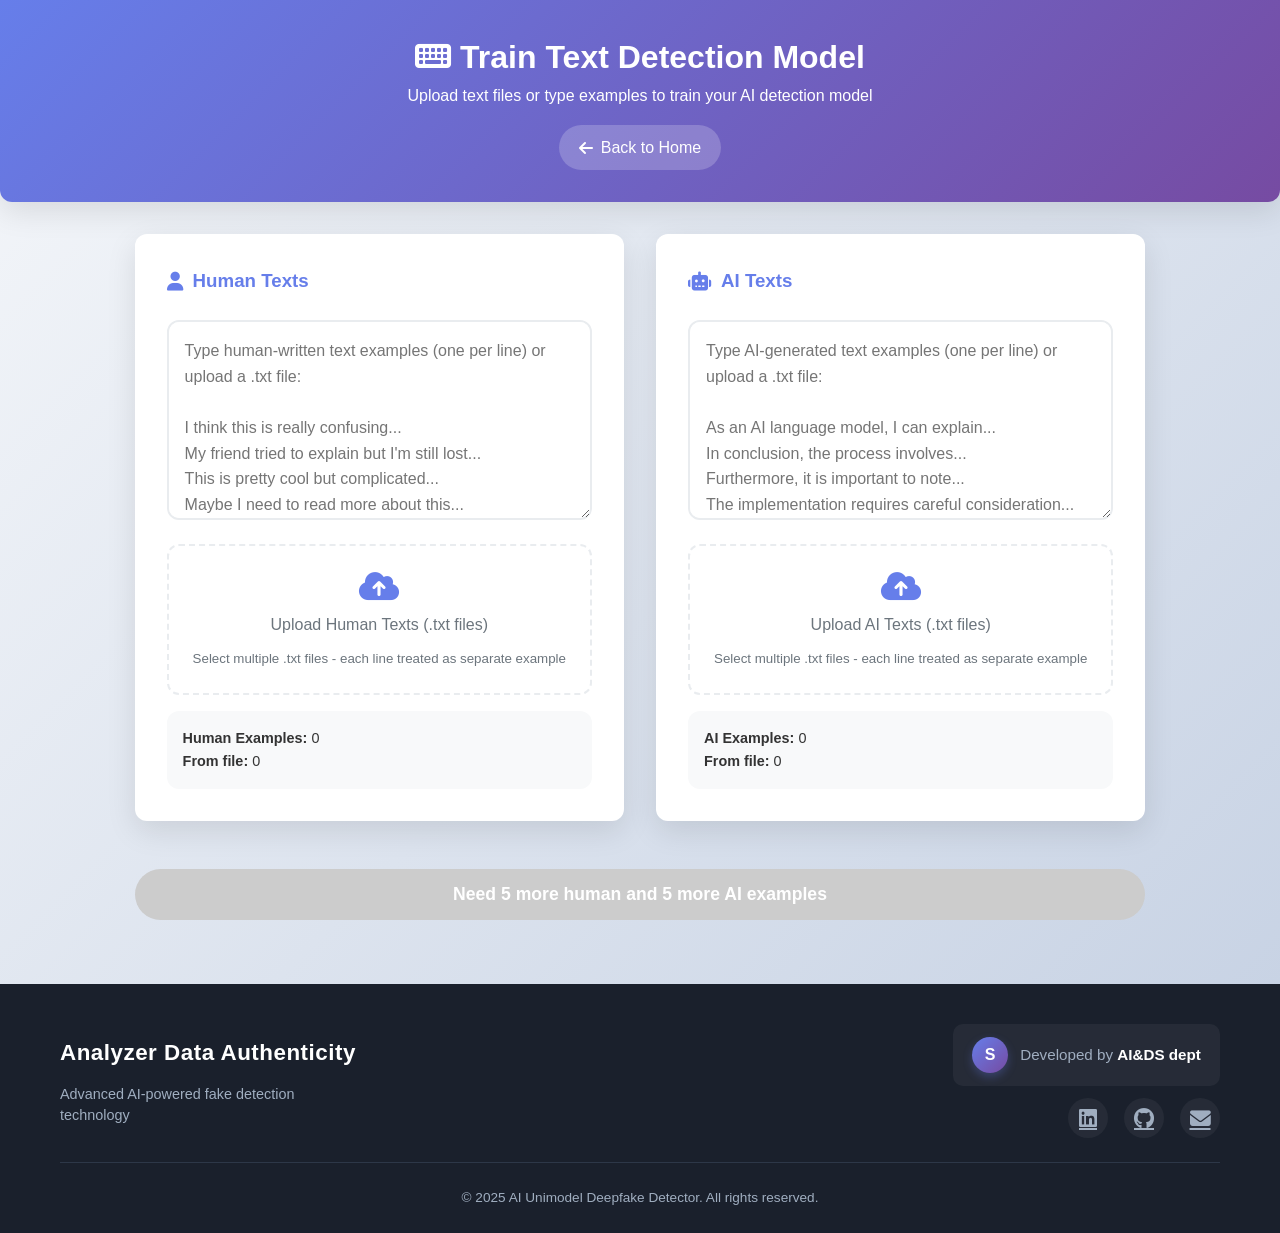
<file: ai_detector_unimodel/templates/train_text_model.html>
<!DOCTYPE html>
<html lang="en">
<head>
    <meta charset="UTF-8">
    <meta name="viewport" content="width=device-width, initial-scale=1.0">
    <title>Train Text Model - SUMAIYANS</title>
    <link rel="stylesheet" href="https://cdnjs.cloudflare.com/ajax/libs/font-awesome/6.4.0/css/all.min.css">
    <style>
        :root {
            --primary: #667eea;
            --primary-dark: #5a6fd8;
            --secondary: #764ba2;
            --accent: #ff6b6b;
            --accent-dark: #e55c5c;
            --purple: #9c27b0;
            --orange: #ff9800;
            --green: #4CAF50;
            --dark: #333;
            --light: #f8f9fa;
            --gray: #6c757d;
            --border-radius: 12px;
            --shadow: 0 10px 30px rgba(0,0,0,0.1);
            --transition: all 0.3s ease;
        }

        * {
            margin: 0;
            padding: 0;
            box-sizing: border-box;
            font-family: 'Segoe UI', Tahoma, Geneva, Verdana, sans-serif;
        }

        body {
            background: linear-gradient(135deg, #f5f7fa 0%, #c3cfe2 100%);
            color: var(--dark);
            line-height: 1.6;
            min-height: 100vh;
            display: flex;
            flex-direction: column;
        }

        .container {
            max-width: 1200px;
            margin: 0 auto;
            padding: 0 20px;
            flex: 1;
        }

        header {
            background: linear-gradient(135deg, var(--primary) 0%, var(--secondary) 100%);
            color: white;
            padding: 2rem 0;
            text-align: center;
            border-radius: 0 0 var(--border-radius) var(--border-radius);
            box-shadow: var(--shadow);
            margin-bottom: 2rem;
        }

        .back-btn {
            display: inline-flex;
            align-items: center;
            gap: 8px;
            background: rgba(255, 255, 255, 0.2);
            color: white;
            text-decoration: none;
            padding: 10px 20px;
            border-radius: 50px;
            transition: var(--transition);
            font-weight: 500;
            margin-top: 1rem;
        }

        .back-btn:hover {
            background: rgba(255, 255, 255, 0.3);
            transform: translateX(-5px);
        }

        .training-container {
            display: grid;
            grid-template-columns: 1fr 1fr;
            gap: 2rem;
            margin-bottom: 3rem;
        }

        @media (max-width: 768px) {
            .training-container {
                grid-template-columns: 1fr;
            }
        }

        .training-column {
            background: white;
            border-radius: var(--border-radius);
            padding: 2rem;
            box-shadow: var(--shadow);
        }

        .training-column h3 {
            color: var(--primary);
            margin-bottom: 1.5rem;
            display: flex;
            align-items: center;
            gap: 10px;
        }

        textarea {
            width: 100%;
            height: 200px;
            padding: 1rem;
            border: 2px solid #e9ecef;
            border-radius: var(--border-radius);
            font-size: 1rem;
            resize: vertical;
            line-height: 1.6;
            margin-bottom: 1rem;
        }

        textarea:focus {
            outline: none;
            border-color: var(--primary);
        }

        .file-upload-section {
            border: 2px dashed #e9ecef;
            border-radius: var(--border-radius);
            padding: 1.5rem;
            text-align: center;
            margin-bottom: 1rem;
            transition: var(--transition);
        }

        .file-upload-section:hover {
            border-color: var(--primary);
            background: #f8f9fa;
        }

        .file-upload-section.dragover {
            border-color: var(--primary);
            background: #f0f4ff;
        }

        .file-input {
            display: none;
        }

        .file-label {
            display: flex;
            flex-direction: column;
            align-items: center;
            gap: 10px;
            cursor: pointer;
            color: var(--gray);
        }

        .file-label i {
            font-size: 2rem;
            color: var(--primary);
        }

        .file-info {
            margin-top: 10px;
            font-size: 0.9rem;
            color: var(--gray);
        }

        .file-preview {
            margin-top: 1rem;
            padding: 1rem;
            background: #f8f9fa;
            border-radius: var(--border-radius);
            display: none;
        }

        .file-preview.active {
            display: block;
        }

        .file-preview h4 {
            margin-bottom: 0.5rem;
            color: var(--dark);
        }

        .preview-content {
            max-height: 150px;
            overflow-y: auto;
            background: white;
            padding: 1rem;
            border-radius: var(--border-radius);
            font-size: 0.9rem;
            line-height: 1.4;
        }

        .stats-section {
            background: #f8f9fa;
            padding: 1rem;
            border-radius: var(--border-radius);
            margin-top: 1rem;
            font-size: 0.9rem;
        }

        .train-btn {
            background: var(--green);
            color: white;
            border: none;
            padding: 15px 30px;
            font-size: 1.1rem;
            border-radius: 50px;
            cursor: pointer;
            transition: var(--transition);
            display: flex;
            align-items: center;
            justify-content: center;
            gap: 10px;
            font-weight: 600;
            width: 100%;
            margin-top: 1rem;
        }

        .train-btn:hover {
            background: #45a049;
            transform: translateY(-3px);
            box-shadow: 0 8px 20px rgba(0,0,0,0.2);
        }

        .train-btn:disabled {
            background: #cccccc;
            cursor: not-allowed;
            transform: none;
            box-shadow: none;
        }

        .result-section {
            background: white;
            border-radius: var(--border-radius);
            padding: 2rem;
            box-shadow: var(--shadow);
            margin-top: 2rem;
            display: none;
        }

        .result-section.active {
            display: block;
            animation: fadeIn 0.5s ease-out;
        }

        .success {
            border-left: 5px solid var(--green);
        }

        .error {
            border-left: 5px solid var(--red);
        }

        .loading {
            display: none;
            flex-direction: column;
            align-items: center;
            justify-content: center;
            padding: 2rem;
            text-align: center;
        }

        .loading.active {
            display: flex;
        }

        .spinner {
            width: 40px;
            height: 40px;
            border: 4px solid #f3f3f3;
            border-top: 4px solid var(--primary);
            border-radius: 50%;
            animation: spin 1s linear infinite;
            margin-bottom: 1rem;
        }

        @keyframes spin {
            0% { transform: rotate(0deg); }
            100% { transform: rotate(360deg); }
        }

        @keyframes fadeIn {
            from { opacity: 0; transform: translateY(20px); }
            to { opacity: 1; transform: translateY(0); }
        }

        .example-text {
            color: var(--gray);
            font-size: 0.9rem;
            margin-top: 10px;
            font-style: italic;
        }

        .uploaded-files {
            margin-top: 1rem;
        }

        .uploaded-file {
            display: flex;
            align-items: center;
            gap: 10px;
            padding: 0.5rem;
            background: #f8f9fa;
            border-radius: var(--border-radius);
            margin-bottom: 0.5rem;
        }

        .uploaded-file i {
            color: var(--green);
        }

        /* Enhanced Professional Footer */
        footer {
            background: #1a202c;
            color: white;
            padding: 2.5rem 0 1.5rem;
            margin-top: 4rem;
        }

        .footer-content {
            display: flex;
            justify-content: space-between;
            align-items: center;
            margin-bottom: 1.5rem;
        }

        @media (max-width: 768px) {
            .footer-content {
                flex-direction: column;
                gap: 1.5rem;
                text-align: center;
            }
        }

        .brand-section {
            display: flex;
            flex-direction: column;
            gap: 0.8rem;
        }

        .brand-name {
            font-size: 1.4rem;
            font-weight: 700;
            color: white;
            letter-spacing: 0.5px;
        }

        .brand-tagline {
            font-size: 0.9rem;
            color: #a0aec0;
            max-width: 300px;
            line-height: 1.5;
        }

        .developer-section {
            display: flex;
            flex-direction: column;
            align-items: flex-end;
            gap: 0.8rem;
        }

        @media (max-width: 768px) {
            .developer-section {
                align-items: center;
            }
        }

        .developer-info {
            display: flex;
            align-items: center;
            gap: 12px;
            background: rgba(255, 255, 255, 0.05);
            padding: 0.8rem 1.2rem;
            border-radius: 10px;
            transition: all 0.3s ease;
        }

        .developer-info:hover {
            background: rgba(255, 255, 255, 0.1);
            transform: translateY(-2px);
        }

        .developer-logo {
            width: 36px;
            height: 36px;
            background: linear-gradient(135deg, #667eea, #764ba2);
            border-radius: 50%;
            display: flex;
            align-items: center;
            justify-content: center;
            font-weight: bold;
            color: white;
            font-size: 1rem;
            box-shadow: 0 4px 10px rgba(102, 126, 234, 0.3);
        }

        .developer-text {
            font-size: 0.95rem;
            color: #a0aec0;
        }

        .developer-text strong {
            color: white;
            font-weight: 700;
        }

        .social-links {
            display: flex;
            gap: 1rem;
        }

        .social-link {
            color: #a0aec0;
            font-size: 1.3rem;
            transition: all 0.3s ease;
            width: 40px;
            height: 40px;
            display: flex;
            align-items: center;
            justify-content: center;
            border-radius: 50%;
            background: rgba(255, 255, 255, 0.05);
        }

        .social-link:hover {
            color: white;
            transform: translateY(-3px);
            background: rgba(255, 255, 255, 0.1);
        }

        .copyright {
            text-align: center;
            padding-top: 1.5rem;
            border-top: 1px solid #2d3748;
            color: #a0aec0;
            font-size: 0.85rem;
        }
    </style>
</head>
<body>
    <header>
        <div class="container">
            <div class="header-content">
                <h1><i class="fas fa-keyboard"></i> Train Text Detection Model</h1>
                <p>Upload text files or type examples to train your AI detection model</p>
                <a href="/" class="back-btn">
                    <i class="fas fa-arrow-left"></i> Back to Home
                </a>
            </div>
        </div>
    </header>

    <div class="container">
        <form id="trainForm" enctype="multipart/form-data">
            <div class="training-container">
                <!-- Human Texts Column -->
                <div class="training-column">
                    <h3><i class="fas fa-user"></i> Human Texts</h3>
                    
                    <textarea 
                        name="human_texts" 
                        placeholder="Type human-written text examples (one per line) or upload a .txt file:

I think this is really confusing...
My friend tried to explain but I'm still lost...
This is pretty cool but complicated...
Maybe I need to read more about this..."
                    ></textarea>

                    <div class="file-upload-section" id="humanUploadSection">
                        <input type="file" id="humanFile" class="file-input" accept=".txt" name="human_file" multiple>
                        <label for="humanFile" class="file-label">
                            <i class="fas fa-cloud-upload-alt"></i>
                            <span>Upload Human Texts (.txt files)</span>
                            <small>Select multiple .txt files - each line treated as separate example</small>
                        </label>
                    </div>

                    <div class="file-preview" id="humanPreview">
                        <h4>File Preview:</h4>
                        <div class="preview-content" id="humanPreviewContent"></div>
                    </div>

                    <div class="stats-section">
                        <div><strong>Human Examples:</strong> <span id="humanCount">0</span></div>
                        <div><strong>From file:</strong> <span id="humanFileCount">0</span></div>
                    </div>
                </div>
                
                <!-- AI Texts Column -->
                <div class="training-column">
                    <h3><i class="fas fa-robot"></i> AI Texts</h3>
                    
                    <textarea 
                        name="ai_texts" 
                        placeholder="Type AI-generated text examples (one per line) or upload a .txt file:

As an AI language model, I can explain...
In conclusion, the process involves...
Furthermore, it is important to note...
The implementation requires careful consideration..."
                    ></textarea>

                    <div class="file-upload-section" id="aiUploadSection">
                        <input type="file" id="aiFile" class="file-input" accept=".txt" name="ai_file" multiple>
                        <label for="aiFile" class="file-label">
                            <i class="fas fa-cloud-upload-alt"></i>
                            <span>Upload AI Texts (.txt files)</span>
                            <small>Select multiple .txt files - each line treated as separate example</small>
                        </label>
                    </div>

                    <div class="file-preview" id="aiPreview">
                        <h4>File Preview:</h4>
                        <div class="preview-content" id="aiPreviewContent"></div>
                    </div>

                    <div class="stats-section">
                        <div><strong>AI Examples:</strong> <span id="aiCount">0</span></div>
                        <div><strong>From file:</strong> <span id="aiFileCount">0</span></div>
                    </div>
                </div>
            </div>
            
            <button type="submit" class="train-btn" id="trainBtn" disabled>
                <i class="fas fa-graduation-cap"></i> Train Text Model
            </button>
        </form>
        
        <div id="loading" class="loading">
            <div class="spinner"></div>
            <p>Training text detection model with your examples...</p>
        </div>
        
        <div id="resultSection" class="result-section">
            <!-- Results will be displayed here -->
        </div>
    </div>

    <!-- Footer Section -->
    <footer>
        <div class="container">
            <div class="footer-content">
                <div class="brand-section">
                    <div class="brand-name">Analyzer Data Authenticity</div>
                    <div class="brand-tagline">Advanced AI-powered fake detection technology</div>
                </div>
                <div class="developer-section">
                    <div class="developer-info">
                        <div class="developer-logo">S</div>
                        <div class="developer-text">Developed by <strong>AI&DS dept</strong></div>
                    </div>
                    <div class="social-links">
                        <a href="https://www.linkedin.com/in/sumaiya-naseer-husen-sarwad-73baa8288/" class="social-link"><i class="fab fa-linkedin"></i></a>
                        <a href="https://github.com/SumaiyaSarwad" class="social-link"><i class="fab fa-github"></i></a>
                        <a href="https://mail.google.com/mail/?view=cm&fs=1&to=sumaiyansarwad06@gmail.com" target="_blank" class="social-link">
                            <i class="fas fa-envelope"></i>
                        </a>
                    </div>
                </div>
            </div>
            <div class="copyright">
                <p>&copy; 2025 AI Unimodel Deepfake Detector. All rights reserved.</p>
            </div>
        </div>
    </footer>

    <script>
        let humanFileTexts = [];
        let aiFileTexts = [];

        // File upload handlers
        document.getElementById('humanFile').addEventListener('change', function(e) {
            handleMultipleFileUpload(e, 'human');
        });

        document.getElementById('aiFile').addEventListener('change', function(e) {
            handleMultipleFileUpload(e, 'ai');
        });

        // Drag and drop handlers
        ['humanUploadSection', 'aiUploadSection'].forEach(sectionId => {
            const section = document.getElementById(sectionId);
            const type = sectionId.replace('UploadSection', '');
            
            section.addEventListener('dragover', function(e) {
                e.preventDefault();
                this.classList.add('dragover');
            });
            
            section.addEventListener('dragleave', function(e) {
                e.preventDefault();
                this.classList.remove('dragover');
            });
            
            section.addEventListener('drop', function(e) {
                e.preventDefault();
                this.classList.remove('dragover');
                const fileInput = document.getElementById(`${type}File`);
                fileInput.files = e.dataTransfer.files;
                fileInput.dispatchEvent(new Event('change'));
            });
        });

        // Textarea input handlers
        document.querySelectorAll('textarea[name="human_texts"], textarea[name="ai_texts"]').forEach(textarea => {
            textarea.addEventListener('input', updateStats);
        });

        function handleMultipleFileUpload(event, type) {
            const files = Array.from(event.target.files);
            if (files.length === 0) return;

            let allTexts = [];
            let filesProcessed = 0;
            const totalFiles = files.length;

            console.log(`📁 Processing ${totalFiles} ${type} files...`);

            // Clear previous file texts
            if (type === 'human') {
                humanFileTexts = [];
            } else {
                aiFileTexts = [];
            }

            files.forEach((file, index) => {
                if (file.type !== 'text/plain' && !file.name.endsWith('.txt')) {
                    console.warn(`File ${file.name} is not a .txt file. Skipping.`);
                    filesProcessed++;
                    checkAllFilesProcessed();
                    return;
                }

                const reader = new FileReader();
                reader.onload = function(e) {
                    const content = e.target.result;
                    const texts = content.split('\n')
                        .map(line => line.trim())
                        .filter(line => line.length > 10); // Only keep lines with substantial content

                    allTexts = allTexts.concat(texts);
                    filesProcessed++;

                    console.log(`✅ Processed ${file.name}: ${texts.length} examples`);

                    // Update the appropriate array
                    if (type === 'human') {
                        humanFileTexts = allTexts;
                    } else {
                        aiFileTexts = allTexts;
                    }

                    // Update file info
                    document.getElementById(`${type}FileCount`).textContent = allTexts.length;
                    
                    // Show preview for the first file only
                    if (filesProcessed === 1) {
                        const preview = document.getElementById(`${type}Preview`);
                        const previewContent = document.getElementById(`${type}PreviewContent`);
                        
                        previewContent.innerHTML = `
                            <div style="margin-bottom: 0.5rem; color: #666;">
                                <i class="fas fa-info-circle"></i> 
                                Processing ${totalFiles} files... (${filesProcessed}/${totalFiles} done)
                            </div>
                            ${texts.slice(0, 3).map(text => 
                                `<div style="margin-bottom: 0.5rem; padding: 0.5rem; background: white; border-radius: 4px;">
                                    ${text.substring(0, 100)}${text.length > 100 ? '...' : ''}
                                </div>`
                            ).join('')}
                        `;
                        
                        preview.classList.add('active');
                    }

                    // Update preview progress
                    if (filesProcessed > 1) {
                        const previewContent = document.getElementById(`${type}PreviewContent`);
                        const firstDiv = previewContent.querySelector('div');
                        if (firstDiv) {
                            firstDiv.innerHTML = `<i class="fas fa-info-circle"></i> Processing ${totalFiles} files... (${filesProcessed}/${totalFiles} done)`;
                        }
                    }

                    // Check if all files are processed
                    checkAllFilesProcessed();
                };

                reader.onerror = function() {
                    console.error(`❌ Error reading file: ${file.name}`);
                    filesProcessed++;
                    checkAllFilesProcessed();
                };

                reader.readAsText(file);
            });

            function checkAllFilesProcessed() {
                if (filesProcessed === totalFiles) {
                    console.log(`🎉 All ${totalFiles} ${type} files processed! Total examples: ${allTexts.length}`);
                    
                    // Final preview update
                    const previewContent = document.getElementById(`${type}PreviewContent`);
                    if (previewContent) {
                        previewContent.innerHTML = `
                            <div style="margin-bottom: 0.5rem; color: var(--green);">
                                <i class="fas fa-check-circle"></i> 
                                All ${totalFiles} files processed! Total: ${allTexts.length} examples
                            </div>
                            ${allTexts.slice(0, 3).map(text => 
                                `<div style="margin-bottom: 0.5rem; padding: 0.5rem; background: white; border-radius: 4px;">
                                    ${text.substring(0, 100)}${text.length > 100 ? '...' : ''}
                                </div>`
                            ).join('')}
                            ${allTexts.length > 3 ? 
                                `<div style="color: #666; font-style: italic;">... and ${allTexts.length - 3} more examples</div>` : 
                                ''
                            }
                        `;
                    }
                    
                    updateStats();
                    updateTrainButton();
                }
            }
        }

        function updateStats() {
            const humanTyped = document.querySelector('textarea[name="human_texts"]').value
                .split('\n')
                .filter(text => text.trim().length > 0);
            
            const aiTyped = document.querySelector('textarea[name="ai_texts"]').value
                .split('\n')
                .filter(text => text.trim().length > 0);

            const totalHuman = humanTyped.length + humanFileTexts.length;
            const totalAI = aiTyped.length + aiFileTexts.length;

            document.getElementById('humanCount').textContent = totalHuman;
            document.getElementById('aiCount').textContent = totalAI;
            document.getElementById('humanFileCount').textContent = humanFileTexts.length;
            document.getElementById('aiFileCount').textContent = aiFileTexts.length;

            console.log(`📊 Stats: ${totalHuman} human (${humanFileTexts.length} from files), ${totalAI} AI (${aiFileTexts.length} from files)`);
        }

        function updateTrainButton() {
            const totalHuman = humanFileTexts.length + document.querySelector('textarea[name="human_texts"]').value.split('\n').filter(t => t.trim()).length;
            const totalAI = aiFileTexts.length + document.querySelector('textarea[name="ai_texts"]').value.split('\n').filter(t => t.trim()).length;
            
            const trainBtn = document.getElementById('trainBtn');
            if (totalHuman >= 5 && totalAI >= 5) {
                trainBtn.disabled = false;
                trainBtn.innerHTML = '<i class="fas fa-graduation-cap"></i> Train Text Model';
                trainBtn.title = `Train with ${totalHuman} human and ${totalAI} AI examples`;
            } else {
                trainBtn.disabled = true;
                trainBtn.innerHTML = `Need ${Math.max(0, 5 - totalHuman)} more human and ${Math.max(0, 5 - totalAI)} more AI examples`;
            }
        }

        document.getElementById('trainForm').addEventListener('submit', async function(e) {
            e.preventDefault();
            
            const humanTyped = document.querySelector('textarea[name="human_texts"]').value
                .split('\n')
                .filter(text => text.trim().length > 0);
            
            const aiTyped = document.querySelector('textarea[name="ai_texts"]').value
                .split('\n')
                .filter(text => text.trim().length > 0);

            const allHuman = [...humanTyped, ...humanFileTexts];
            const allAI = [...aiTyped, ...aiFileTexts];
            
            console.log(`🚀 Starting training with: ${allHuman.length} human, ${allAI.length} AI examples`);
            
            if (allHuman.length < 5 || allAI.length < 5) {
                showResult('error', 'Please provide at least 5 examples for both human and AI texts');
                return;
            }
            
            showLoading();
            hideResult();
            
            const formData = new FormData();
            formData.append('human_texts', allHuman.join('\n'));
            formData.append('ai_texts', allAI.join('\n'));
            
            // Add file data for saving
            if (humanFileTexts.length > 0) {
                const humanBlob = new Blob([humanFileTexts.join('\n')], { type: 'text/plain' });
                formData.append('human_file_data', humanBlob, 'human_training.txt');
            }
            
            if (aiFileTexts.length > 0) {
                const aiBlob = new Blob([aiFileTexts.join('\n')], { type: 'text/plain' });
                formData.append('ai_file_data', aiBlob, 'ai_training.txt');
            }

            try {
                const response = await fetch('/train-text-model', {
                    method: 'POST',
                    body: formData
                });
                
                const data = await response.json();
                hideLoading();
                
                if (data.success) {
                    showResult('success', `
                        <h3>✅ Training Successful!</h3>
                        <p><strong>Accuracy:</strong> ${data.accuracy}</p>
                        <p><strong>Total Human Samples:</strong> ${data.human_samples}</p>
                        <p><strong>Total AI Samples:</strong> ${data.ai_samples}</p>
                        <p><strong>From Files:</strong> ${data.from_files || 0} examples</p>
                        <p>Your text detection model has been updated and is now ready to use!</p>
                    `);
                    
                    // Clear file inputs after successful training
                    document.getElementById('humanFile').value = '';
                    document.getElementById('aiFile').value = '';
                    humanFileTexts = [];
                    aiFileTexts = [];
                    updateStats();
                    updateTrainButton();
                    
                } else {
                    showResult('error', `
                        <h3>❌ Training Failed</h3>
                        <p><strong>Error:</strong> ${data.error}</p>
                        <p>Please check your input and try again.</p>
                    `);
                }
            } catch (error) {
                hideLoading();
                showResult('error', `
                    <h3>❌ Training Failed</h3>
                    <p><strong>Error:</strong> ${error.message}</p>
                    <p>Please try again.</p>
                `);
            }
        });

        function showLoading() {
            document.getElementById('loading').classList.add('active');
        }

        function hideLoading() {
            document.getElementById('loading').classList.remove('active');
        }

        function showResult(type, content) {
            const resultSection = document.getElementById('resultSection');
            resultSection.innerHTML = content;
            resultSection.className = `result-section active ${type}`;
            resultSection.scrollIntoView({ behavior: 'smooth' });
        }

        function hideResult() {
            document.getElementById('resultSection').classList.remove('active');
        }

        // Initialize stats
        updateStats();
        updateTrainButton();
    </script>
</body>
</html>
</file>
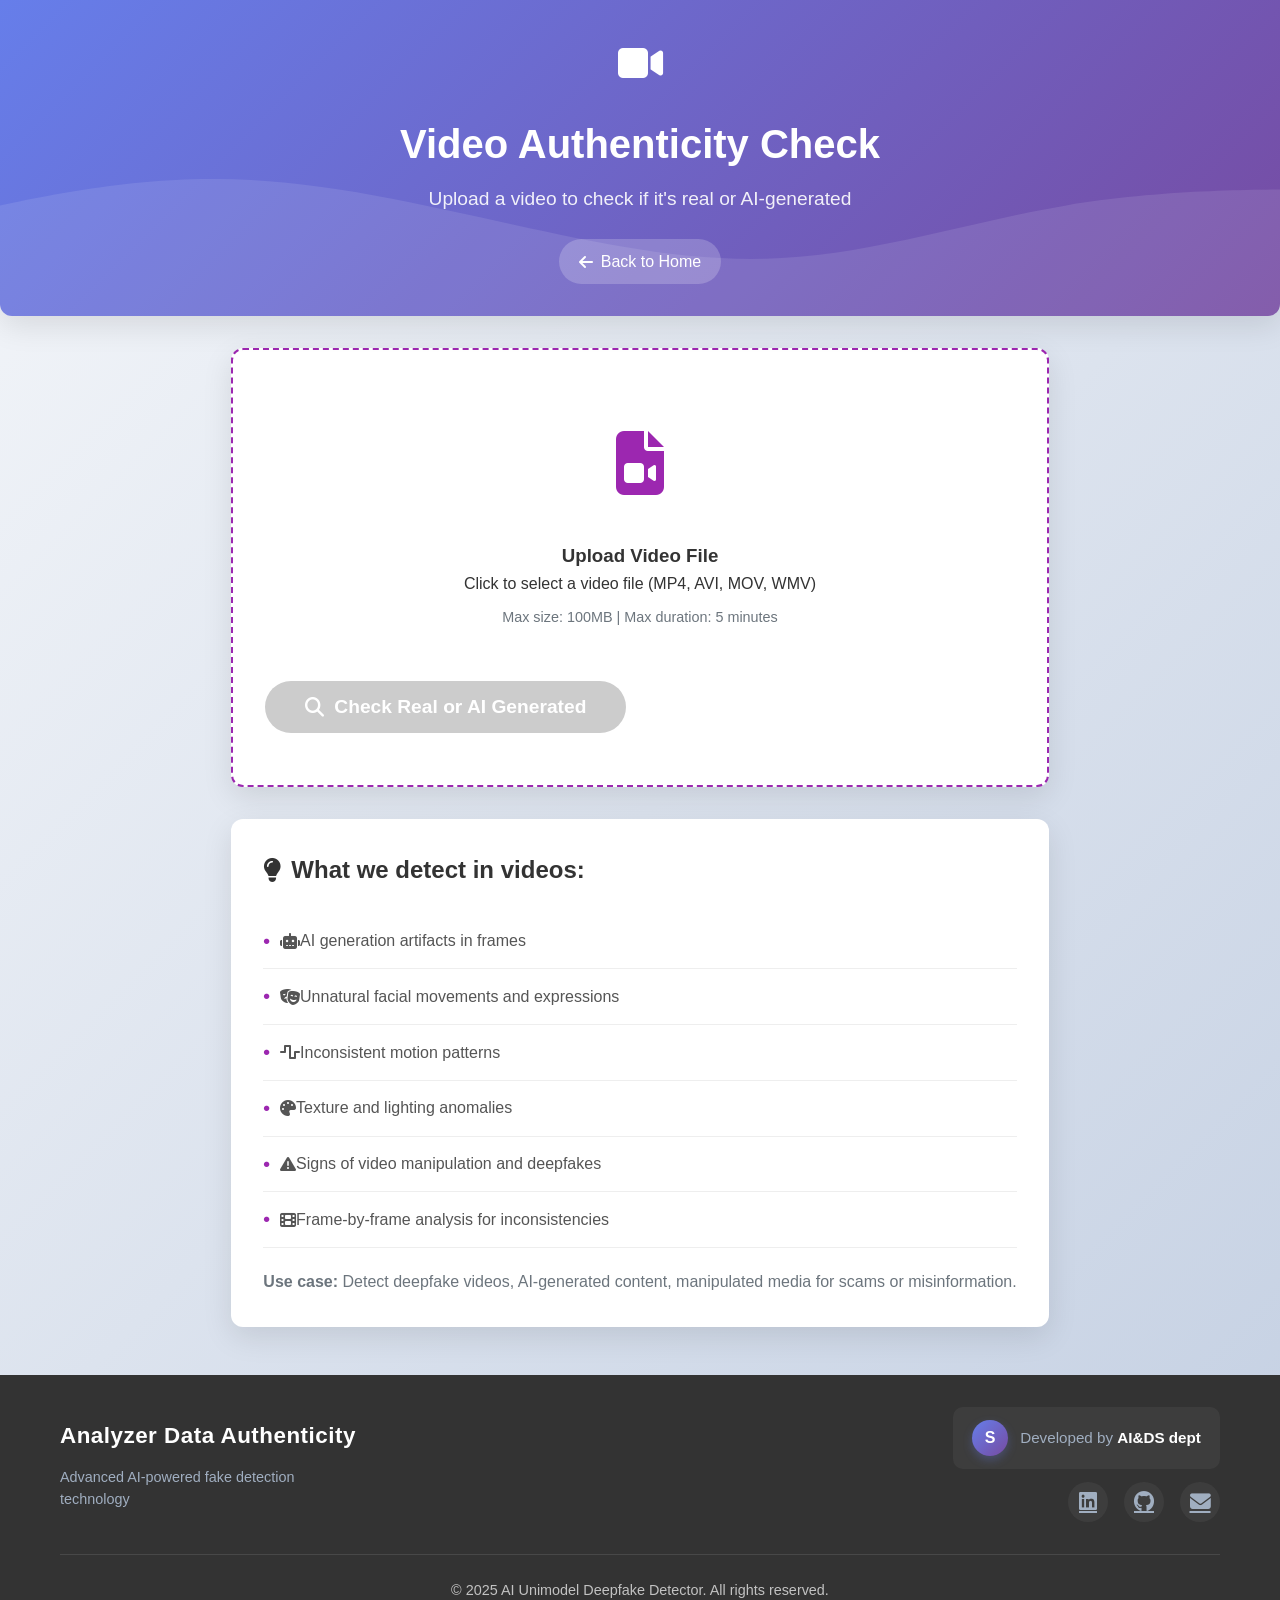
<file: ai_detector_unimodel/templates/video_check.html>
<!DOCTYPE html>
<html lang="en">
<head>
    <meta charset="UTF-8">
    <meta name="viewport" content="width=device-width, initial-scale=1.0">
    <title>Video Check - AI Video Detector</title>
    <link rel="stylesheet" href="https://cdnjs.cloudflare.com/ajax/libs/font-awesome/6.4.0/css/all.min.css">
    <style>
        :root {
            --primary: #667eea;
            --primary-dark: #5a6fd8;
            --secondary: #764ba2;
            --accent: #9c27b0;
            --accent-dark: #8e24aa;
            --red: #f44336;
            --green: #4CAF50;
            --dark: #333;
            --light: #f8f9fa;
            --gray: #6c757d;
            --border-radius: 12px;
            --shadow: 0 10px 30px rgba(0,0,0,0.1);
            --transition: all 0.3s ease;
        }

        /* Enhanced Professional Footer */
footer {
    background: #1a202c;
    color: white;
    padding: 2.5rem 0 1.5rem;
    margin-top: 4rem;
}

.footer-content {
    display: flex;
    justify-content: space-between;
    align-items: center;
    margin-bottom: 1.5rem;
}

@media (max-width: 768px) {
    .footer-content {
        flex-direction: column;
        gap: 1.5rem;
        text-align: center;
    }
}

.brand-section {
    display: flex;
    flex-direction: column;
    gap: 0.8rem;
}

.brand-name {
    font-size: 1.4rem;
    font-weight: 700;
    color: white;
    letter-spacing: 0.5px;
}

.brand-tagline {
    font-size: 0.9rem;
    color: #a0aec0;
    max-width: 300px;
    line-height: 1.5;
}

.developer-section {
    display: flex;
    flex-direction: column;
    align-items: flex-end;
    gap: 0.8rem;
}

@media (max-width: 768px) {
    .developer-section {
        align-items: center;
    }
}

.developer-info {
    display: flex;
    align-items: center;
    gap: 12px;
    background: rgba(255, 255, 255, 0.05);
    padding: 0.8rem 1.2rem;
    border-radius: 10px;
    transition: all 0.3s ease;
}

.developer-info:hover {
    background: rgba(255, 255, 255, 0.1);
    transform: translateY(-2px);
}

.developer-logo {
    width: 36px;
    height: 36px;
    background: linear-gradient(135deg, #667eea, #764ba2);
    border-radius: 50%;
    display: flex;
    align-items: center;
    justify-content: center;
    font-weight: bold;
    color: white;
    font-size: 1rem;
    box-shadow: 0 4px 10px rgba(102, 126, 234, 0.3);
}

.developer-text {
    font-size: 0.95rem;
    color: #a0aec0;
}

.developer-text strong {
    color: white;
    font-weight: 700;
}

.social-links {
    display: flex;
    gap: 1rem;
}

.social-link {
    color: #a0aec0;
    font-size: 1.3rem;
    transition: all 0.3s ease;
    width: 40px;
    height: 40px;
    display: flex;
    align-items: center;
    justify-content: center;
    border-radius: 50%;
    background: rgba(255, 255, 255, 0.05);
}

.social-link:hover {
    color: white;
    transform: translateY(-3px);
    background: rgba(255, 255, 255, 0.1);
}

.copyright {
    text-align: center;
    padding-top: 1.5rem;
    border-top: 1px solid #2d3748;
    color: #a0aec0;
    font-size: 0.85rem;
}

        * {
            margin: 0;
            padding: 0;
            box-sizing: border-box;
            font-family: 'Segoe UI', Tahoma, Geneva, Verdana, sans-serif;
        }

        body {
            background: linear-gradient(135deg, #f5f7fa 0%, #c3cfe2 100%);
            color: var(--dark);
            line-height: 1.6;
            min-height: 100vh;
            display: flex;
            flex-direction: column;
        }

        .container {
            max-width: 1200px;
            margin: 0 auto;
            padding: 0 20px;
            flex: 1;
        }

        /* Header Styles */
        header {
            background: linear-gradient(135deg, var(--primary) 0%, var(--secondary) 100%);
            color: white;
            padding: 2rem 0;
            text-align: center;
            border-radius: 0 0 var(--border-radius) var(--border-radius);
            box-shadow: var(--shadow);
            margin-bottom: 2rem;
            position: relative;
            overflow: hidden;
        }

        header::before {
            content: '';
            position: absolute;
            top: 0;
            left: 0;
            width: 100%;
            height: 100%;
            background: url('data:image/svg+xml,<svg xmlns="http://www.w3.org/2000/svg" viewBox="0 0 1440 320"><path fill="%23ffffff" fill-opacity="0.1" d="M0,224L48,213.3C96,203,192,181,288,181.3C384,181,480,203,576,224C672,245,768,267,864,261.3C960,256,1056,224,1152,208C1248,192,1344,192,1392,192L1440,192L1440,320L1392,320C1344,320,1248,320,1152,320C1056,320,960,320,864,320C768,320,672,320,576,320C480,320,384,320,288,320C192,320,96,320,48,320L0,320Z"></path></svg>');
            background-size: cover;
            background-position: center;
        }

        .header-content {
            position: relative;
            z-index: 1;
        }

        .logo {
            font-size: 2.5rem;
            margin-bottom: 1rem;
            display: inline-block;
            animation: pulse 2s infinite;
        }

        h1 {
            font-size: 2.5rem;
            margin-bottom: 0.5rem;
            font-weight: 700;
        }

        .tagline {
            font-size: 1.2rem;
            opacity: 0.9;
            max-width: 600px;
            margin: 0 auto 1.5rem;
        }

        .back-btn {
            display: inline-flex;
            align-items: center;
            gap: 8px;
            background: rgba(255, 255, 255, 0.2);
            color: white;
            text-decoration: none;
            padding: 10px 20px;
            border-radius: 50px;
            transition: var(--transition);
            font-weight: 500;
        }

        .back-btn:hover {
            background: rgba(255, 255, 255, 0.3);
            transform: translateX(-5px);
        }

        /* Main Content */
        .analysis-container {
            display: grid;
            grid-template-columns: 1fr;
            gap: 2rem;
            margin-bottom: 3rem;
        }

        /* Upload Section */
        .upload-container {
            background: white;
            border-radius: var(--border-radius);
            padding: 2rem;
            box-shadow: var(--shadow);
            transition: var(--transition);
            border: 2px dashed var(--accent);
            text-align: center;
        }

        .upload-container:hover {
            transform: translateY(-5px);
            box-shadow: 0 15px 40px rgba(0,0,0,0.15);
        }

        .upload-area {
            cursor: pointer;
            transition: var(--transition);
            padding: 2rem;
            border-radius: var(--border-radius);
        }

        .upload-area:hover {
            background: #f3e5f5;
        }

        .upload-icon {
            font-size: 4rem;
            margin-bottom: 1.5rem;
            color: var(--accent);
        }

        .file-info {
            color: var(--gray);
            font-size: 0.9rem;
            margin-top: 10px;
        }

        /* Video Preview */
        .video-preview {
            max-width: 500px;
            max-height: 300px;
            margin: 20px auto;
            display: none;
            border-radius: var(--border-radius);
            box-shadow: 0 4px 12px rgba(0,0,0,0.1);
        }

        .video-preview.active {
            display: block;
            animation: fadeIn 0.5s ease-out;
        }

        /* Check Button */
        .check-btn {
            background: var(--accent);
            color: white;
            border: none;
            padding: 15px 40px;
            font-size: 1.2rem;
            border-radius: 50px;
            cursor: pointer;
            margin: 20px 0;
            transition: var(--transition);
            display: flex;
            align-items: center;
            justify-content: center;
            gap: 10px;
            font-weight: 600;
            box-shadow: 0 4px 12px rgba(156, 39, 176, 0.3);
        }

        .check-btn:hover:not(:disabled) {
            background: var(--accent-dark);
            transform: translateY(-3px);
            box-shadow: 0 8px 20px rgba(156, 39, 176, 0.4);
        }

        .check-btn:disabled {
            background: #cccccc;
            cursor: not-allowed;
            transform: none;
            box-shadow: none;
        }

        /* Results Section */
        .result-section {
            background: white;
            border-radius: var(--border-radius);
            padding: 2rem;
            box-shadow: var(--shadow);
            transition: var(--transition);
            display: none;
        }

        .result-section.active {
            display: block;
            animation: fadeIn 0.5s ease-out;
        }

        .result-header {
            margin-bottom: 1.5rem;
            border-bottom: 2px solid #f1f3f4;
            padding-bottom: 1rem;
        }

        .result-header h2 {
            color: var(--dark);
            font-size: 1.8rem;
            display: flex;
            align-items: center;
            gap: 10px;
        }

        .result-card {
            padding: 2rem;
            border-radius: var(--border-radius);
            box-shadow: 0 5px 15px rgba(0,0,0,0.05);
            border-left: 5px solid var(--primary);
        }

        .ai-result {
            border-left-color: var(--red);
            background: #ffebee;
        }

        .real-result {
            border-left-color: var(--green);
            background: #e8f5e8;
        }

        .result-icon {
            font-size: 3rem;
            margin-bottom: 1rem;
        }

        .result-title {
            font-size: 2rem;
            font-weight: 700;
            margin-bottom: 1rem;
        }

        .confidence {
            color: var(--gray);
            font-size: 1.1rem;
            margin-bottom: 1.5rem;
        }

        /* Video Info */
        .video-info {
            background: white;
            padding: 1.5rem;
            border-radius: var(--border-radius);
            margin: 1.5rem 0;
            border: 1px solid #e9ecef;
        }

        .video-info h4 {
            color: var(--dark);
            margin-bottom: 1rem;
            display: flex;
            align-items: center;
            gap: 10px;
        }

        .info-grid {
            display: grid;
            grid-template-columns: repeat(auto-fit, minmax(200px, 1fr));
            gap: 1rem;
        }

        .info-item {
            display: flex;
            flex-direction: column;
        }

        .info-label {
            font-weight: 600;
            color: var(--gray);
            font-size: 0.9rem;
            margin-bottom: 5px;
        }

        .info-value {
            color: var(--dark);
            font-weight: 500;
        }

        /* Details List */
        .details-list {
            list-style: none;
            padding: 0;
            margin: 20px 0;
        }

        .details-list li {
            padding: 12px 0;
            border-bottom: 1px solid #eee;
            display: flex;
            align-items: center;
            color: #555;
        }

        .details-list li:before {
            content: "•";
            color: var(--accent);
            font-weight: bold;
            margin-right: 10px;
            font-size: 1.2rem;
        }

        /* Technical Analysis */
        .technical-analysis {
            background: white;
            padding: 1.5rem;
            border-radius: var(--border-radius);
            margin-top: 1.5rem;
            border: 1px solid #e9ecef;
        }

        .technical-analysis h4 {
            color: var(--dark);
            margin-bottom: 1rem;
            display: flex;
            align-items: center;
            gap: 10px;
        }

        .analysis-grid {
            display: grid;
            grid-template-columns: repeat(auto-fit, minmax(200px, 1fr));
            gap: 1rem;
        }

        .analysis-item {
            display: flex;
            flex-direction: column;
            padding: 10px;
            background: #f8f9fa;
            border-radius: var(--border-radius);
        }

        .analysis-label {
            font-weight: 600;
            color: var(--gray);
            font-size: 0.9rem;
            margin-bottom: 5px;
        }

        .analysis-value {
            color: var(--dark);
            font-weight: 500;
        }

        /* Loading States */
        .loading {
            display: none;
            flex-direction: column;
            align-items: center;
            justify-content: center;
            padding: 3rem;
            text-align: center;
        }

        .loading.active {
            display: flex;
            animation: fadeIn 0.3s ease-out;
        }

        .spinner {
            width: 50px;
            height: 50px;
            border: 5px solid #f3f3f3;
            border-top: 5px solid var(--accent);
            border-radius: 50%;
            animation: spin 1s linear infinite;
            margin-bottom: 1.5rem;
        }

        .loading p {
            color: var(--gray);
            font-size: 1.1rem;
        }

        /* Error Section */
        .error-section {
            background: #ffeaea;
            border: 1px solid #f8d7da;
            color: #721c24;
            padding: 1.5rem;
            border-radius: var(--border-radius);
            display: none;
            align-items: center;
            gap: 15px;
        }

        .error-section.active {
            display: flex;
            animation: fadeIn 0.3s ease-out;
        }

        /* Info Section */
        .info-section {
            background: white;
            border-radius: var(--border-radius);
            padding: 2rem;
            box-shadow: var(--shadow);
            transition: var(--transition);
        }

        .info-section h3 {
            color: var(--dark);
            margin-bottom: 1.5rem;
            font-size: 1.5rem;
            display: flex;
            align-items: center;
            gap: 10px;
        }

        .info-section p {
            color: var(--gray);
            margin-top: 1rem;
            line-height: 1.7;
        }

        /* Footer */
        footer {
            background: var(--dark);
            color: white;
            padding: 2rem 0;
            margin-top: auto;
        }

        .footer-content {
            display: grid;
            grid-template-columns: repeat(auto-fit, minmax(200px, 1fr));
            gap: 2rem;
            margin-bottom: 2rem;
        }

        .footer-column h3 {
            margin-bottom: 1.2rem;
            font-size: 1.2rem;
            color: var(--light);
        }

        .footer-column ul {
            list-style: none;
        }

        .footer-column li {
            margin-bottom: 0.8rem;
        }

        .footer-column a {
            color: rgba(255,255,255,0.7);
            text-decoration: none;
            transition: var(--transition);
        }

        .footer-column a:hover {
            color: white;
        }

        .copyright {
            text-align: center;
            padding-top: 1.5rem;
            border-top: 1px solid rgba(255,255,255,0.1);
            color: rgba(255,255,255,0.7);
            font-size: 0.9rem;
        }

        /* Animations */
        @keyframes pulse {
            0% { transform: scale(1); }
            50% { transform: scale(1.05); }
            100% { transform: scale(1); }
        }

        @keyframes fadeIn {
            from { opacity: 0; transform: translateY(20px); }
            to { opacity: 1; transform: translateY(0); }
        }

        @keyframes spin {
            0% { transform: rotate(0deg); }
            100% { transform: rotate(360deg); }
        }

        /* Responsive Design */
        @media (max-width: 768px) {
            .info-grid, .analysis-grid {
                grid-template-columns: 1fr;
            }
            
            h1 {
                font-size: 2rem;
            }
            
            .upload-area {
                padding: 1rem;
            }
            
            .video-preview {
                max-width: 100%;
            }
        }
    </style>
</head>
<body>
    <header class="fade-in">
        <div class="container">
            <div class="header-content">
                <div class="logo">
                    <i class="fas fa-video"></i>
                </div>
                <h1>Video Authenticity Check</h1>
                <p class="tagline">Upload a video to check if it's real or AI-generated</p>
                <a href="/" class="back-btn">
                    <i class="fas fa-arrow-left"></i> Back to Home
                </a>
            </div>
        </div>
    </header>

    <div class="container">
        <div class="analysis-container">
            <div class="upload-container fade-in">
                <div class="upload-area" onclick="document.getElementById('videoInput').click()">
                    <div class="upload-icon">
                        <i class="fas fa-file-video"></i>
                    </div>
                    <h3>Upload Video File</h3>
                    <p>Click to select a video file (MP4, AVI, MOV, WMV)</p>
                    <p class="file-info">Max size: 100MB | Max duration: 5 minutes</p>
                </div>
                
                <input type="file" id="videoInput" accept="video/*" style="display: none;" onchange="handleVideoSelect(event)">
                
                <video id="videoPreview" class="video-preview" controls></video>
                
                <button id="checkBtn" onclick="checkVideo()" class="check-btn" disabled>
                    <i class="fas fa-search"></i> Check Real or AI Generated
                </button>
            </div>
            
            <div id="resultSection" class="result-section">
                <div class="result-header">
                    <h2><i class="fas fa-chart-bar"></i> Video Analysis Result</h2>
                </div>
                <div id="resultContent">
                    <!-- Results will be displayed here -->
                </div>
            </div>
            
            <div id="loading" class="loading">
                <div class="spinner"></div>
                <p>Analyzing video frames for AI generation patterns...</p>
                <p><small>This may take a few minutes depending on video length</small></p>
            </div>
            
            <div id="errorSection" class="error-section"></div>
            
            <div class="info-section fade-in">
                <h3><i class="fas fa-lightbulb"></i> What we detect in videos:</h3>
                <ul class="details-list">
                    <li><i class="fas fa-robot"></i> AI generation artifacts in frames</li>
                    <li><i class="fas fa-theater-masks"></i> Unnatural facial movements and expressions</li>
                    <li><i class="fas fa-wave-square"></i> Inconsistent motion patterns</li>
                    <li><i class="fas fa-palette"></i> Texture and lighting anomalies</li>
                    <li><i class="fas fa-exclamation-triangle"></i> Signs of video manipulation and deepfakes</li>
                    <li><i class="fas fa-film"></i> Frame-by-frame analysis for inconsistencies</li>
                </ul>
                <p><strong>Use case:</strong> Detect deepfake videos, AI-generated content, manipulated media for scams or misinformation.</p>
            </div>
        </div>
    </div>

    <footer>
    <div class="container">
        <div class="footer-content">
            <div class="brand-section">
                <div class="brand-name">Analyzer Data Authenticity</div>
                <div class="brand-tagline">Advanced AI-powered fake detection technology</div>
            </div>
            <div class="developer-section">
                <div class="developer-info">
                    <div class="developer-logo">S</div>
                    <div class="developer-text">Developed by <strong>AI&DS dept</strong></div>
                </div>
                <div class="social-links">
                    <a href="https://www.linkedin.com/in/sumaiya-naseer-husen-sarwad-73baa8288/" class="social-link"><i class="fab fa-linkedin"></i></a>
                    <a href="https://github.com/SumaiyaSarwad" class="social-link"><i class="fab fa-github"></i></a>
                   <a href="https://mail.google.com/mail/?view=cm&fs=1&to=sumaiyansarwad06@gmail.com" 
   target="_blank" 
   class="social-link">
   <i class="fas fa-envelope"></i>
</a>


                </div>
            </div>
        </div>
        <div class="copyright">
            <p>&copy; 2025 AI Unimodel Deepfake Detector. All rights reserved.</p>
        </div>
    </div>
</footer>

    <script>
        let selectedVideoFile = null;
        
        function handleVideoSelect(event) {
            const file = event.target.files[0];
            if (file) {
                // Validate file type
                if (!file.type.match('video.*')) {
                    showError('Please select a valid video file (MP4, AVI, MOV, WMV)');
                    return;
                }
                
                // Validate file size (100MB)
                if (file.size > 100 * 1024 * 1024) {
                    showError('File size too large. Maximum size is 100MB.');
                    return;
                }
                
                selectedVideoFile = file;
                
                // Show preview
                const preview = document.getElementById('videoPreview');
                const url = URL.createObjectURL(file);
                preview.src = url;
                preview.style.display = 'block';
                
                // Enable check button
                document.getElementById('checkBtn').disabled = false;
                
                hideError();
                hideResults();
            }
        }
        
        function checkVideo() {
            if (!selectedVideoFile) {
                showError('Please select a video first');
                return;
            }
            
            showLoading();
            hideResults();
            hideError();
            
            const checkBtn = document.getElementById('checkBtn');
            checkBtn.disabled = true;
            checkBtn.textContent = '🔍 Analyzing Video...';
            
            const formData = new FormData();
            formData.append('video', selectedVideoFile);
            
            fetch('/check-video', {
                method: 'POST',
                body: formData
            })
            .then(response => {
                if (!response.ok) {
                    throw new Error('Network error occurred');
                }
                return response.json();
            })
            .then(data => {
                hideLoading();
                
                checkBtn.disabled = false;
                checkBtn.textContent = '🔍 Check Real or AI Generated';
                
                if (data.error) {
                    showError(data.error);
                } else {
                    showVideoResult(data);
                }
            })
            .catch(error => {
                hideLoading();
                
                checkBtn.disabled = false;
                checkBtn.textContent = '🔍 Check Real or AI Generated';
                
                showError('Connection error. Please try again.');
                console.error('Error:', error);
            });
        }
        
        function showVideoResult(data) {
            const resultSection = document.getElementById('resultSection');
            const resultContent = document.getElementById('resultContent');
            
            const isAI = data.result.includes('AI');
            const icon = isAI ? '🤖' : '✅';
            const resultClass = isAI ? 'ai-result' : 'real-result';
            const color = isAI ? '#f44336' : '#4CAF50';
            
            resultContent.innerHTML = `
                <div class="result-card ${resultClass}">
                    <div style="text-align: center; margin-bottom: 20px;">
                        <div style="font-size: 3rem; margin-bottom: 10px;">${icon}</div>
                        <h3 style="color: ${color}; font-size: 2em; margin: 0;">${data.result}</h3>
                        <p style="color: #666; margin: 5px 0;">Confidence: ${data.confidence}</p>
                    </div>
                    
                    ${data.video_info ? `
                        <div class="video-info">
                            <h4>Video Information:</h4>
                            <p><strong>Duration:</strong> ${data.video_info.duration || 'N/A'}</p>
                            <p><strong>Frames Analyzed:</strong> ${data.video_info.frames_analyzed || 'N/A'}</p>
                            <p><strong>Resolution:</strong> ${data.video_info.resolution || 'N/A'}</p>
                        </div>
                    ` : ''}
                    
                    ${data.details && data.details.length > 0 ? `
                        <h4>Analysis Details:</h4>
                        <ul class="details-list">
                            ${data.details.map(detail => `<li>${detail}</li>`).join('')}
                        </ul>
                    ` : ''}
                    
                    ${data.analysis ? `
                        <div style="margin-top: 20px; padding: 15px; background: white; border-radius: 5px;">
                            <h4>Technical Analysis:</h4>
                            <p>AI Detection Score: ${data.analysis.ai_score || 'N/A'}</p>
                            <p>Frame Consistency: ${data.analysis.frame_consistency || 'N/A'}</p>
                            <p>Motion Analysis: ${data.analysis.motion_analysis || 'N/A'}</p>
                            <p>Artifact Detection: ${data.analysis.artifact_detection || 'N/A'}</p>
                        </div>
                    ` : ''}
                </div>
            `;
            
            resultSection.style.display = 'block';
            resultSection.scrollIntoView({ behavior: 'smooth' });
        }
        
        function showLoading() {
            document.getElementById('loading').style.display = 'block';
        }
        
        function hideLoading() {
            document.getElementById('loading').style.display = 'none';
        }
        
        function showError(message) {
            const errorSection = document.getElementById('errorSection');
            errorSection.innerHTML = `
                <div style="display: flex; align-items: center; gap: 10px;">
                    <span style="font-size: 1.5em;">⚠️</span>
                    <div>
                        <strong>Error:</strong> ${message}
                    </div>
                </div>
            `;
            errorSection.style.display = 'block';
        }
        
        function hideError() {
            const errorSection = document.getElementById('errorSection');
            errorSection.style.display = 'none';
        }
        
        function hideResults() {
            const resultSection = document.getElementById('resultSection');
            resultSection.style.display = 'none';
        }
    </script>
</body>
</html>
</file>
